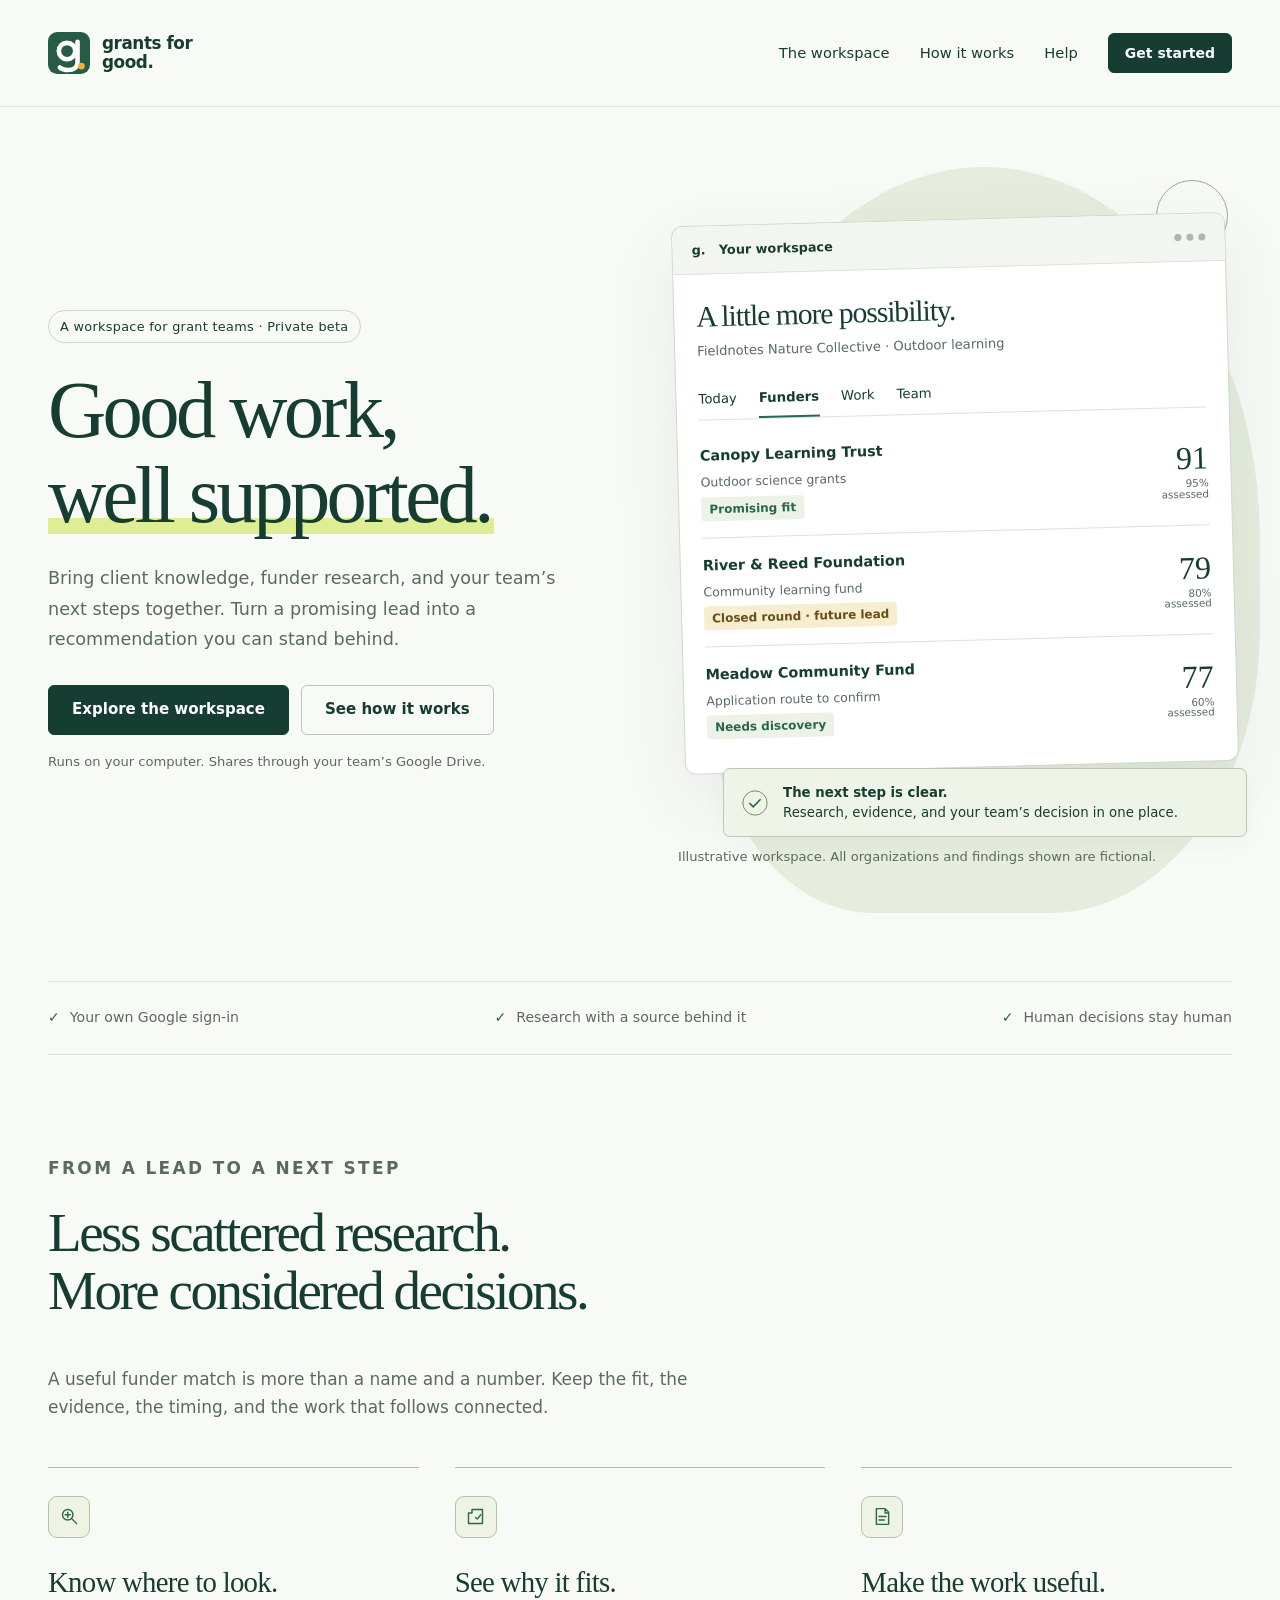
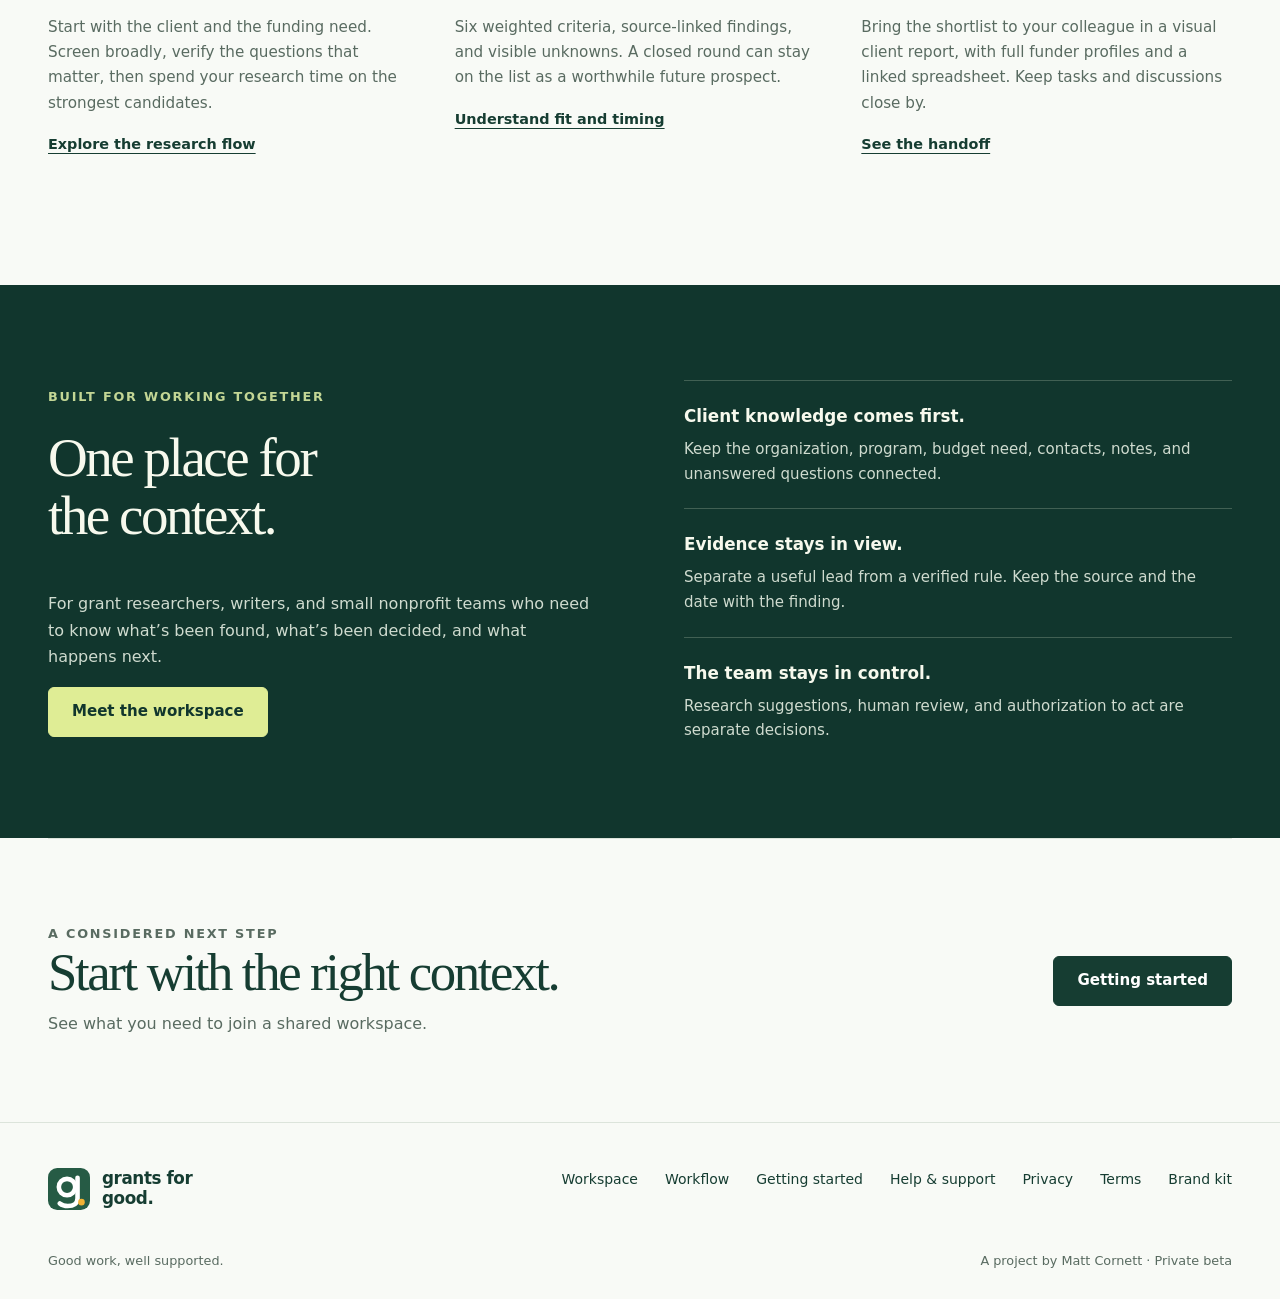
<file: index.html>
<!doctype html>
<html lang="en"><head><meta charset="utf-8"><meta name="viewport" content="width=device-width,initial-scale=1"><meta name="google-site-verification" content="exVe3m--pk4O2DmMybffQ9GEmMD_T4lDK_XxtmUCMTI">
<title>Grants for Good — Good work, well supported.</title><meta name="description" content="A local-first workspace for grant research, client knowledge, project work, and clear, evidence-led recommendations.">
<meta name="theme-color" content="#163d32"><link rel="canonical" href="https://zombiewalrusdong.github.io/grants-for-good-pages/">
<meta property="og:type" content="website"><meta property="og:site_name" content="Grants for Good"><meta property="og:title" content="Grants for Good — Good work, well supported."><meta property="og:description" content="A local-first workspace for grant research, client knowledge, project work, and clear, evidence-led recommendations."><meta property="og:url" content="https://zombiewalrusdong.github.io/grants-for-good-pages/"><meta property="og:image" content="https://zombiewalrusdong.github.io/grants-for-good-pages/assets/social-card.png"><meta property="og:image:alt" content="Grants for Good. Good work, well supported.">
<meta name="twitter:card" content="summary_large_image"><link rel="icon" type="image/svg+xml" href="assets/mark.svg"><link rel="icon" type="image/png" sizes="64x64" href="assets/icon-64.png"><link rel="apple-touch-icon" href="assets/icon-180.png"><link rel="stylesheet" href="assets/site.css"><script src="assets/site.js" defer></script>
</head><body><a href="#main" class="skip">Skip to content</a><header class="site-header"><div class="wrap header-inner"><a class="wordmark" href="index.html" aria-label="Grants for Good home"><img src="assets/mark.svg" alt="" width="42" height="42"><span>grants for<strong>good.</strong></span></a><button type="button" class="menu-toggle" aria-controls="primary-navigation" aria-expanded="false">Menu</button><nav class="nav" id="primary-navigation" aria-label="Primary"><a href="product.html">The workspace</a><a href="workflow.html">How it works</a><a href="help.html">Help</a><a class="button small" href="get-started.html">Get started</a></nav></div></header>
<main id="main"><div class="wrap"><section class="hero"><div><span class="pill">A workspace for grant teams · Private beta</span><h1>Good work,<br><em>well supported.</em></h1><p class="lede">Bring client knowledge, funder research, and your team’s next steps together. Turn a promising lead into a recommendation you can stand behind.</p><div class="actions"><a href="product.html#tour" class="button">Explore the workspace</a><a href="workflow.html" class="button secondary">See how it works</a></div><p class="caption">Runs on your computer. Shares through your team’s Google Drive.</p></div><div class="preview-wrap"><div class="app-preview" aria-label="Illustrative project match list with fictional organizations"><div class="preview-titlebar"><strong>g. &nbsp; Your workspace</strong><span class="window-dots" aria-hidden="true"><i></i><i></i><i></i></span></div><div class="preview-body"><div class="preview-project">A little more possibility.</div><p class="caption">Fieldnotes Nature Collective · Outdoor learning</p><div class="mini-nav"><span>Today</span><span class="selected">Funders</span><span>Work</span><span>Team</span></div><div class="preview-row"><div><strong>Canopy Learning Trust</strong><small>Outdoor science grants</small><small><span class="chip">Promising fit</span></small></div><div class="fit-number">91<small>95% assessed</small></div></div><div class="preview-row"><div><strong>River & Reed Foundation</strong><small>Community learning fund</small><small><span class="chip future">Closed round · future lead</span></small></div><div class="fit-number">79<small>80% assessed</small></div></div><div class="preview-row"><div><strong>Meadow Community Fund</strong><small>Application route to confirm</small><small><span class="chip">Needs discovery</span></small></div><div class="fit-number">77<small>60% assessed</small></div></div></div></div><div class="preview-note"><svg viewBox="0 0 30 30" fill="none" aria-hidden="true"><circle cx="15" cy="15" r="13" stroke="#6d8f4b"/><path d="m9 15 4 4 8-8" stroke="#28664e" stroke-width="1.8"/></svg><span><strong>The next step is clear.</strong>Research, evidence, and your team’s decision in one place.</span></div><p class="caption">Illustrative workspace. All organizations and findings shown are fictional.</p></div></section><div class="trust-strip"><span>Your own Google sign-in</span><span>Research with a source behind it</span><span>Human decisions stay human</span></div><section class="section"><div class="section-head"><p class="eyebrow">From a lead to a next step</p><h2>Less scattered research.<br>More considered decisions.</h2><p>A useful funder match is more than a name and a number. Keep the fit, the evidence, the timing, and the work that follows connected.</p></div><div class="three-up"><article class="feature"><span class="feature-icon"><svg viewBox="0 0 24 24" aria-hidden="true"><circle cx="10" cy="10" r="6"/><path d="m15 15 5 5M7 10h6m-3-3v6"/></svg></span><h3>Know where to look.</h3><p>Start with the client and the funding need. Screen broadly, verify the questions that matter, then spend your research time on the strongest candidates.</p><a class="text-link" href="workflow.html#research">Explore the research flow</a></article><article class="feature"><span class="feature-icon"><svg viewBox="0 0 24 24" aria-hidden="true"><path d="M8 4h12v16H4V8m4-4v4H4m4 0V4m4 9 2 2 4-5"/></svg></span><h3>See why it fits.</h3><p>Six weighted criteria, source-linked findings, and visible unknowns. A closed round can stay on the list as a worthwhile future prospect.</p><a class="text-link" href="workflow.html#fit">Understand fit and timing</a></article><article class="feature"><span class="feature-icon"><svg viewBox="0 0 24 24" aria-hidden="true"><path d="M5 3h10l4 4v14H5zm10 0v5h4M8 12h8M8 16h6"/></svg></span><h3>Make the work useful.</h3><p>Bring the shortlist to your colleague in a visual client report, with full funder profiles and a linked spreadsheet. Keep tasks and discussions close by.</p><a class="text-link" href="product.html#handoff">See the handoff</a></article></div></section></div><section class="dark-section"><div class="wrap split"><div><p class="eyebrow">Built for working together</p><h2>One place for the context.</h2><p>For grant researchers, writers, and small nonprofit teams who need to know what’s been found, what’s been decided, and what happens next.</p><a class="button lime" href="product.html">Meet the workspace</a></div><ul class="principle-list"><li><strong>Client knowledge comes first.</strong><p>Keep the organization, program, budget need, contacts, notes, and unanswered questions connected.</p></li><li><strong>Evidence stays in view.</strong><p>Separate a useful lead from a verified rule. Keep the source and the date with the finding.</p></li><li><strong>The team stays in control.</strong><p>Research suggestions, human review, and authorization to act are separate decisions.</p></li></ul></div></section><div class="wrap"><section class="section-cta"><div><p class="eyebrow">A considered next step</p><h2>Start with the right context.</h2><p>See what you need to join a shared workspace.</p></div><a class="button" href="get-started.html">Getting started</a></section></div></main>
<footer class="site-footer"><div class="wrap"><div class="footer-top"><a class="wordmark" href="index.html" aria-label="Grants for Good home"><img src="assets/mark.svg" alt="" width="42" height="42"><span>grants for<strong>good.</strong></span></a><nav class="footer-links" aria-label="Footer"><a href="product.html">Workspace</a><a href="workflow.html">Workflow</a><a href="get-started.html">Getting started</a><a href="help.html">Help & support</a><a href="privacy.html">Privacy</a><a href="terms.html">Terms</a><a href="brand.html">Brand kit</a></nav></div><div class="footer-bottom"><p>Good work, well supported.</p><p>A project by Matt Cornett · Private beta</p></div></div></footer></body></html>
</file>
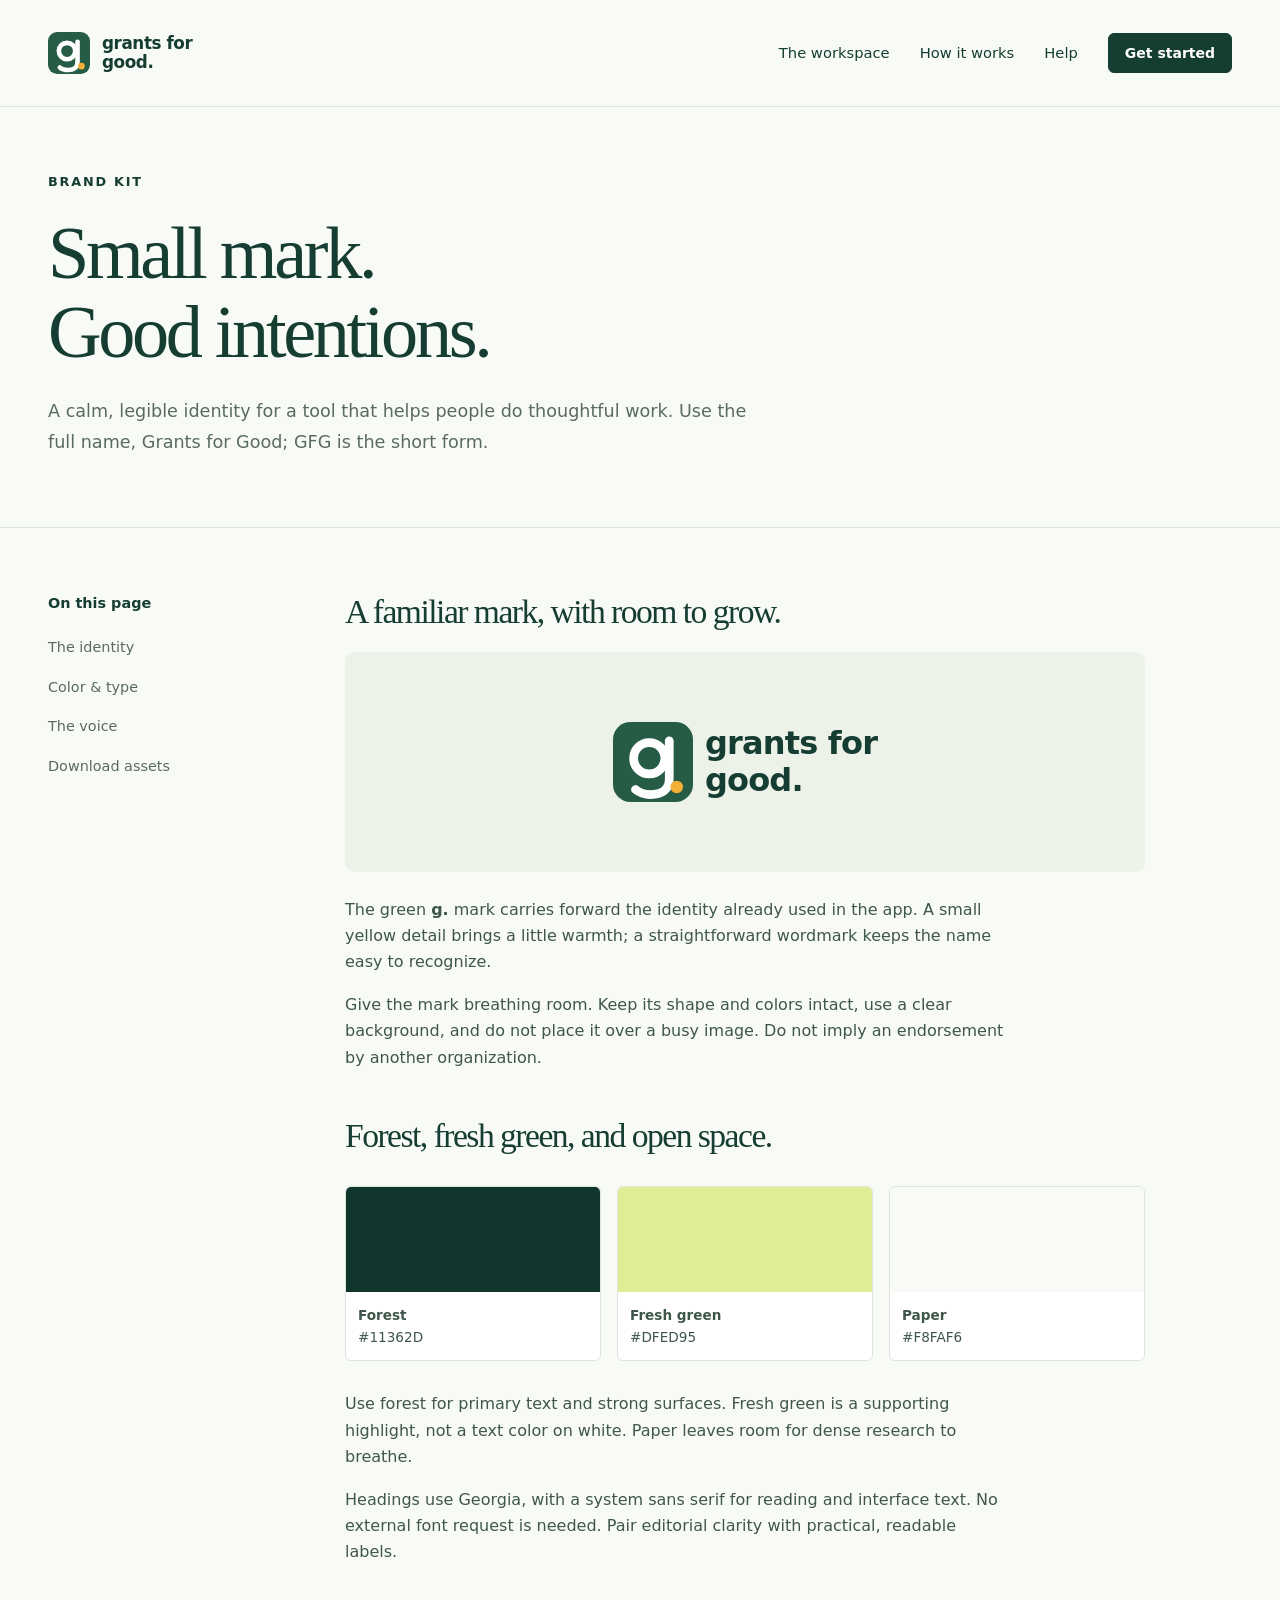
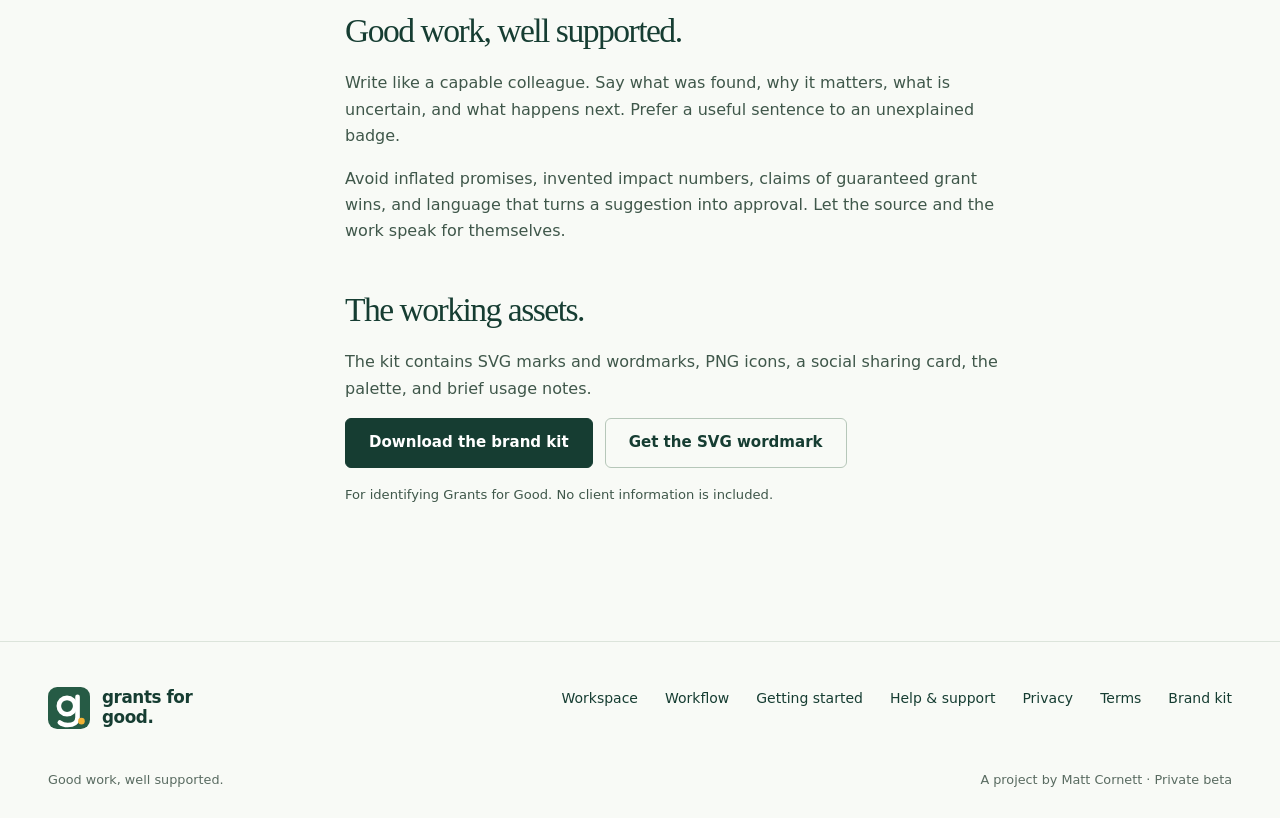
<file: brand.html>
<!doctype html>
<html lang="en"><head><meta charset="utf-8"><meta name="viewport" content="width=device-width,initial-scale=1">
<title>Brand kit · Grants for Good</title><meta name="description" content="Download the Grants for Good logo, wordmark, icons, color palette, and social sharing card.">
<meta name="theme-color" content="#163d32"><link rel="canonical" href="https://zombiewalrusdong.github.io/grants-for-good-pages/brand.html">
<meta property="og:type" content="website"><meta property="og:site_name" content="Grants for Good"><meta property="og:title" content="Brand kit · Grants for Good"><meta property="og:description" content="Download the Grants for Good logo, wordmark, icons, color palette, and social sharing card."><meta property="og:url" content="https://zombiewalrusdong.github.io/grants-for-good-pages/brand.html"><meta property="og:image" content="https://zombiewalrusdong.github.io/grants-for-good-pages/assets/social-card.png"><meta property="og:image:alt" content="Grants for Good. Good work, well supported.">
<meta name="twitter:card" content="summary_large_image"><link rel="icon" type="image/svg+xml" href="assets/mark.svg"><link rel="icon" type="image/png" sizes="64x64" href="assets/icon-64.png"><link rel="apple-touch-icon" href="assets/icon-180.png"><link rel="stylesheet" href="assets/site.css"><script src="assets/site.js" defer></script>
</head><body><a href="#main" class="skip">Skip to content</a><header class="site-header"><div class="wrap header-inner"><a class="wordmark" href="index.html" aria-label="Grants for Good home"><img src="assets/mark.svg" alt="" width="42" height="42"><span>grants for<strong>good.</strong></span></a><button type="button" class="menu-toggle" aria-controls="primary-navigation" aria-expanded="false">Menu</button><nav class="nav" id="primary-navigation" aria-label="Primary"><a href="product.html">The workspace</a><a href="workflow.html">How it works</a><a href="help.html">Help</a><a class="button small" href="get-started.html">Get started</a></nav></div></header>
<main id="main"><div class="page-hero"><div class="wrap"><p class="eyebrow">Brand kit</p><h1>Small mark.<br>Good intentions.</h1><p class="lede">A calm, legible identity for a tool that helps people do thoughtful work. Use the full name, Grants for Good; GFG is the short form.</p></div></div><div class="wrap page-grid"><aside class="page-aside" aria-label="On this page"><strong>On this page</strong><a href="#identity">The identity</a><a href="#palette">Color & type</a><a href="#voice">The voice</a><a href="#assets">Download assets</a></aside><div class="prose"><section id="identity"><h2>A familiar mark, with room to grow.</h2><div class="brand-plate"><a class="wordmark" href="index.html" aria-label="Grants for Good home"><img src="assets/mark.svg" alt="" width="42" height="42"><span>grants for<strong>good.</strong></span></a></div><p>The green <strong>g.</strong> mark carries forward the identity already used in the app. A small yellow detail brings a little warmth; a straightforward wordmark keeps the name easy to recognize.</p><p>Give the mark breathing room. Keep its shape and colors intact, use a clear background, and do not place it over a busy image. Do not imply an endorsement by another organization.</p></section><section id="palette"><h2>Forest, fresh green, and open space.</h2><div class="swatches"><div class="swatch"><div class="swatch-color"></div><p><strong>Forest</strong><br>#11362D</p></div><div class="swatch"><div class="swatch-color lime"></div><p><strong>Fresh green</strong><br>#DFED95</p></div><div class="swatch"><div class="swatch-color paper"></div><p><strong>Paper</strong><br>#F8FAF6</p></div></div><p>Use forest for primary text and strong surfaces. Fresh green is a supporting highlight, not a text color on white. Paper leaves room for dense research to breathe.</p><p>Headings use Georgia, with a system sans serif for reading and interface text. No external font request is needed. Pair editorial clarity with practical, readable labels.</p></section><section id="voice"><h2>Good work, well supported.</h2><p>Write like a capable colleague. Say what was found, why it matters, what is uncertain, and what happens next. Prefer a useful sentence to an unexplained badge.</p><p>Avoid inflated promises, invented impact numbers, claims of guaranteed grant wins, and language that turns a suggestion into approval. Let the source and the work speak for themselves.</p></section><section id="assets"><h2>The working assets.</h2><p>The kit contains SVG marks and wordmarks, PNG icons, a social sharing card, the palette, and brief usage notes.</p><div class="actions"><a class="button" href="assets/grants-for-good-brand-kit.zip" download>Download the brand kit</a><a class="button secondary" href="assets/wordmark.svg" download>Get the SVG wordmark</a></div><p class="caption">For identifying Grants for Good. No client information is included.</p></section></div></div></main>
<footer class="site-footer"><div class="wrap"><div class="footer-top"><a class="wordmark" href="index.html" aria-label="Grants for Good home"><img src="assets/mark.svg" alt="" width="42" height="42"><span>grants for<strong>good.</strong></span></a><nav class="footer-links" aria-label="Footer"><a href="product.html">Workspace</a><a href="workflow.html">Workflow</a><a href="get-started.html">Getting started</a><a href="help.html">Help & support</a><a href="privacy.html">Privacy</a><a href="terms.html">Terms</a><a href="brand.html">Brand kit</a></nav></div><div class="footer-bottom"><p>Good work, well supported.</p><p>A project by Matt Cornett · Private beta</p></div></div></footer></body></html>
</file>
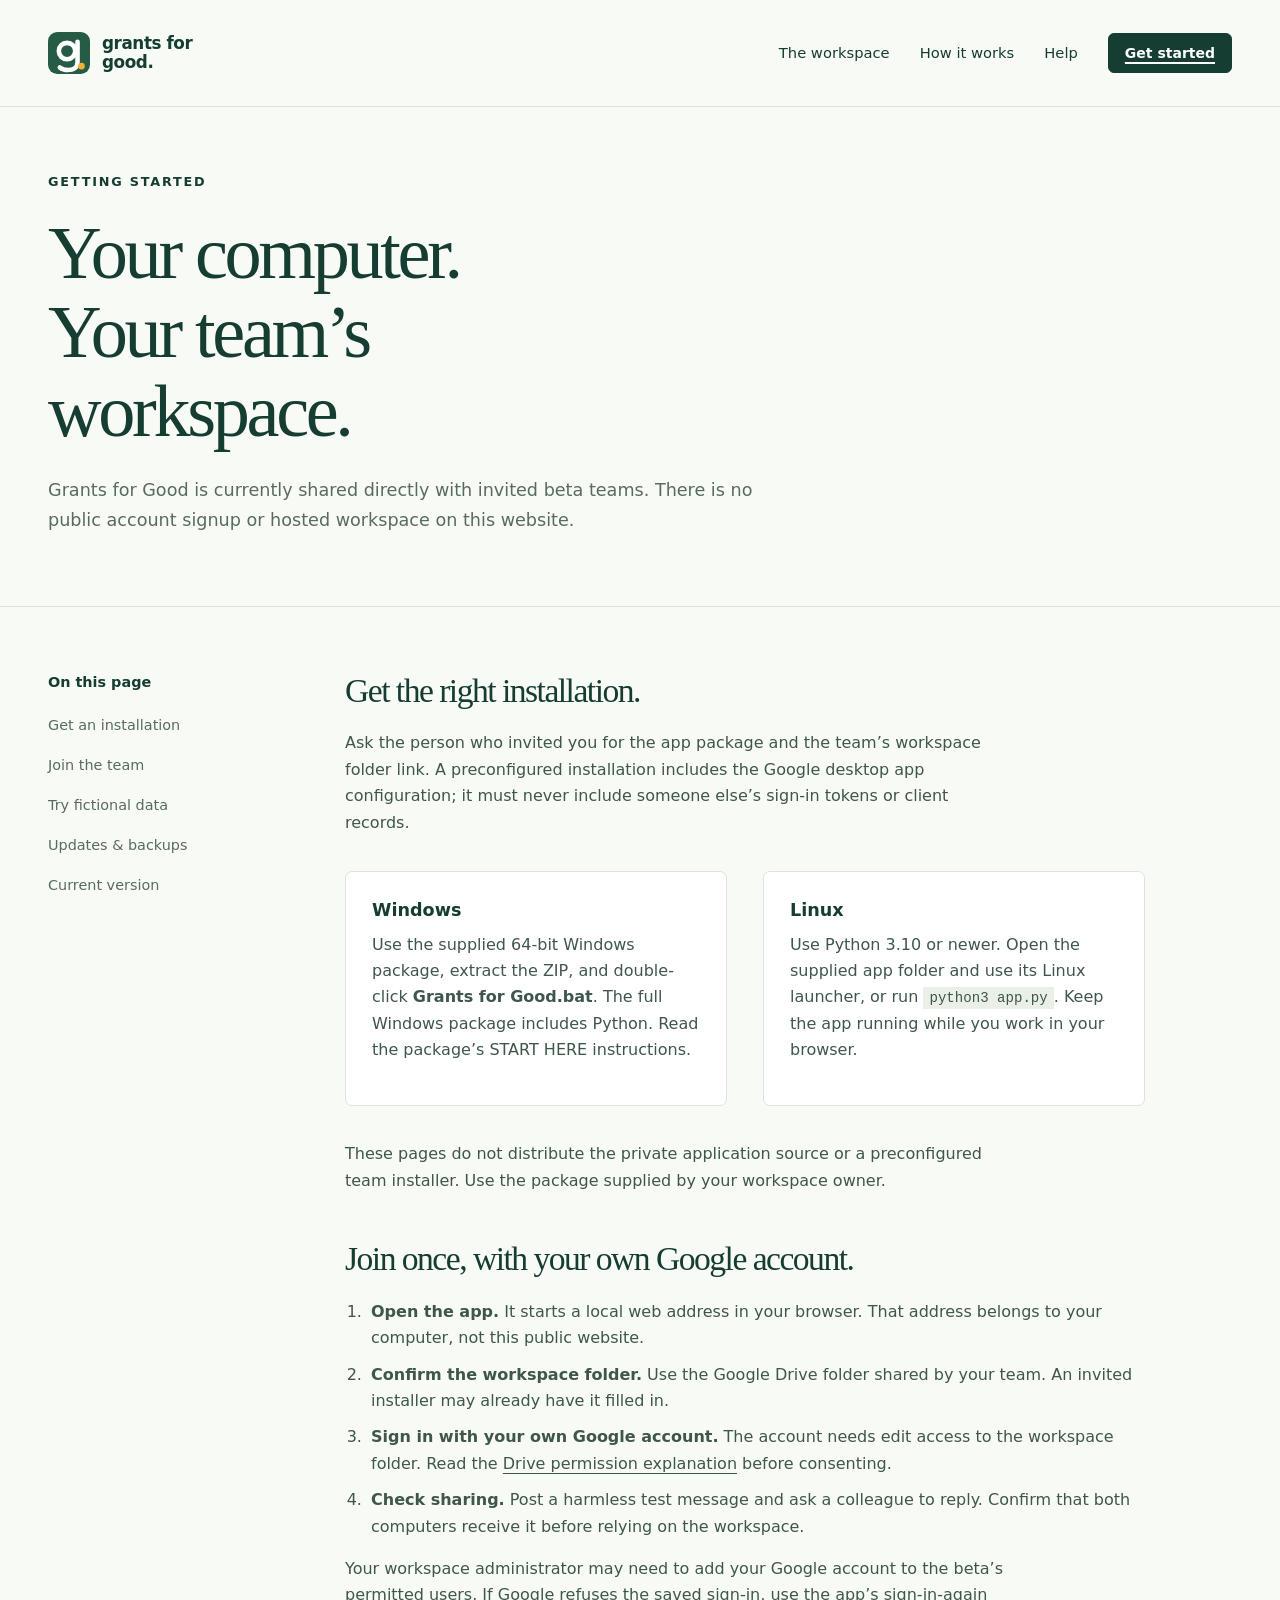
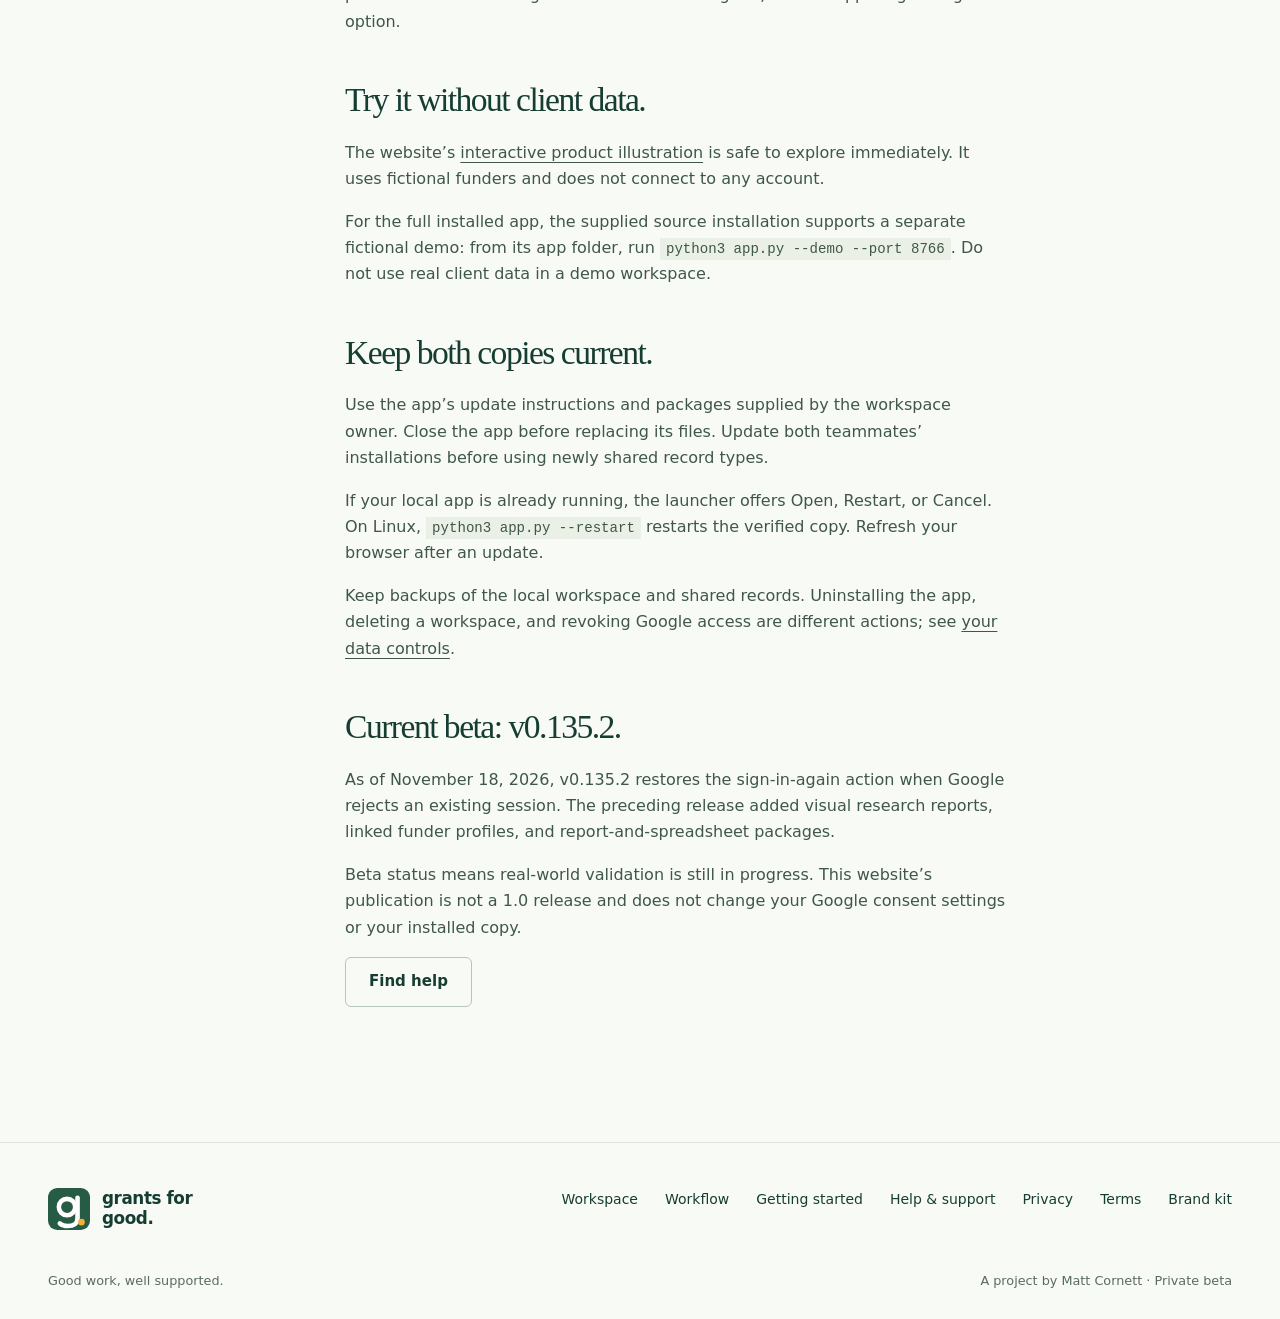
<file: get-started.html>
<!doctype html>
<html lang="en"><head><meta charset="utf-8"><meta name="viewport" content="width=device-width,initial-scale=1">
<title>Getting started · Grants for Good</title><meta name="description" content="Join an invited GFG beta workspace on Windows or Linux, use your own Google sign-in, and keep the shared workspace current.">
<meta name="theme-color" content="#163d32"><link rel="canonical" href="https://zombiewalrusdong.github.io/grants-for-good-pages/get-started.html">
<meta property="og:type" content="website"><meta property="og:site_name" content="Grants for Good"><meta property="og:title" content="Getting started · Grants for Good"><meta property="og:description" content="Join an invited GFG beta workspace on Windows or Linux, use your own Google sign-in, and keep the shared workspace current."><meta property="og:url" content="https://zombiewalrusdong.github.io/grants-for-good-pages/get-started.html"><meta property="og:image" content="https://zombiewalrusdong.github.io/grants-for-good-pages/assets/social-card.png"><meta property="og:image:alt" content="Grants for Good. Good work, well supported.">
<meta name="twitter:card" content="summary_large_image"><link rel="icon" type="image/svg+xml" href="assets/mark.svg"><link rel="icon" type="image/png" sizes="64x64" href="assets/icon-64.png"><link rel="apple-touch-icon" href="assets/icon-180.png"><link rel="stylesheet" href="assets/site.css"><script src="assets/site.js" defer></script>
</head><body><a href="#main" class="skip">Skip to content</a><header class="site-header"><div class="wrap header-inner"><a class="wordmark" href="index.html" aria-label="Grants for Good home"><img src="assets/mark.svg" alt="" width="42" height="42"><span>grants for<strong>good.</strong></span></a><button type="button" class="menu-toggle" aria-controls="primary-navigation" aria-expanded="false">Menu</button><nav class="nav" id="primary-navigation" aria-label="Primary"><a href="product.html">The workspace</a><a href="workflow.html">How it works</a><a href="help.html">Help</a><a class="button small" href="get-started.html" aria-current="page">Get started</a></nav></div></header>
<main id="main"><div class="page-hero"><div class="wrap"><p class="eyebrow">Getting started</p><h1>Your computer.<br>Your team’s workspace.</h1><p class="lede">Grants for Good is currently shared directly with invited beta teams. There is no public account signup or hosted workspace on this website.</p></div></div><div class="wrap page-grid"><aside class="page-aside" aria-label="On this page"><strong>On this page</strong><a href="#installation">Get an installation</a><a href="#join">Join the team</a><a href="#demo">Try fictional data</a><a href="#updates">Updates & backups</a><a href="#version">Current version</a></aside><div class="prose"><section id="installation"><h2>Get the right installation.</h2><p>Ask the person who invited you for the app package and the team’s workspace folder link. A preconfigured installation includes the Google desktop app configuration; it must never include someone else’s sign-in tokens or client records.</p><div class="feature-pair"><article><h3>Windows</h3><p>Use the supplied 64-bit Windows package, extract the ZIP, and double-click <strong>Grants for Good.bat</strong>. The full Windows package includes Python. Read the package’s START HERE instructions.</p></article><article><h3>Linux</h3><p>Use Python 3.10 or newer. Open the supplied app folder and use its Linux launcher, or run <code>python3 app.py</code>. Keep the app running while you work in your browser.</p></article></div><p>These pages do not distribute the private application source or a preconfigured team installer. Use the package supplied by your workspace owner.</p></section><section id="join"><h2>Join once, with your own Google account.</h2><ol><li><strong>Open the app.</strong> It starts a local web address in your browser. That address belongs to your computer, not this public website.</li><li><strong>Confirm the workspace folder.</strong> Use the Google Drive folder shared by your team. An invited installer may already have it filled in.</li><li><strong>Sign in with your own Google account.</strong> The account needs edit access to the workspace folder. Read the <a href="privacy.html#google">Drive permission explanation</a> before consenting.</li><li><strong>Check sharing.</strong> Post a harmless test message and ask a colleague to reply. Confirm that both computers receive it before relying on the workspace.</li></ol><p>Your workspace administrator may need to add your Google account to the beta’s permitted users. If Google refuses the saved sign-in, use the app’s sign-in-again option.</p></section><section id="demo"><h2>Try it without client data.</h2><p>The website’s <a href="product.html#tour">interactive product illustration</a> is safe to explore immediately. It uses fictional funders and does not connect to any account.</p><p>For the full installed app, the supplied source installation supports a separate fictional demo: from its app folder, run <code>python3 app.py --demo --port 8766</code>. Do not use real client data in a demo workspace.</p></section><section id="updates"><h2>Keep both copies current.</h2><p>Use the app’s update instructions and packages supplied by the workspace owner. Close the app before replacing its files. Update both teammates’ installations before using newly shared record types.</p><p>If your local app is already running, the launcher offers Open, Restart, or Cancel. On Linux, <code>python3 app.py --restart</code> restarts the verified copy. Refresh your browser after an update.</p><p>Keep backups of the local workspace and shared records. Uninstalling the app, deleting a workspace, and revoking Google access are different actions; see <a href="privacy.html#control">your data controls</a>.</p></section><section id="version"><h2>Current beta: v0.135.2.</h2><p>As of November 18, 2026, v0.135.2 restores the sign-in-again action when Google rejects an existing session. The preceding release added visual research reports, linked funder profiles, and report-and-spreadsheet packages.</p><p>Beta status means real-world validation is still in progress. This website’s publication is not a 1.0 release and does not change your Google consent settings or your installed copy.</p><a class="button secondary" href="help.html">Find help</a></section></div></div></main>
<footer class="site-footer"><div class="wrap"><div class="footer-top"><a class="wordmark" href="index.html" aria-label="Grants for Good home"><img src="assets/mark.svg" alt="" width="42" height="42"><span>grants for<strong>good.</strong></span></a><nav class="footer-links" aria-label="Footer"><a href="product.html">Workspace</a><a href="workflow.html">Workflow</a><a href="get-started.html">Getting started</a><a href="help.html">Help & support</a><a href="privacy.html">Privacy</a><a href="terms.html">Terms</a><a href="brand.html">Brand kit</a></nav></div><div class="footer-bottom"><p>Good work, well supported.</p><p>A project by Matt Cornett · Private beta</p></div></div></footer></body></html>
</file>
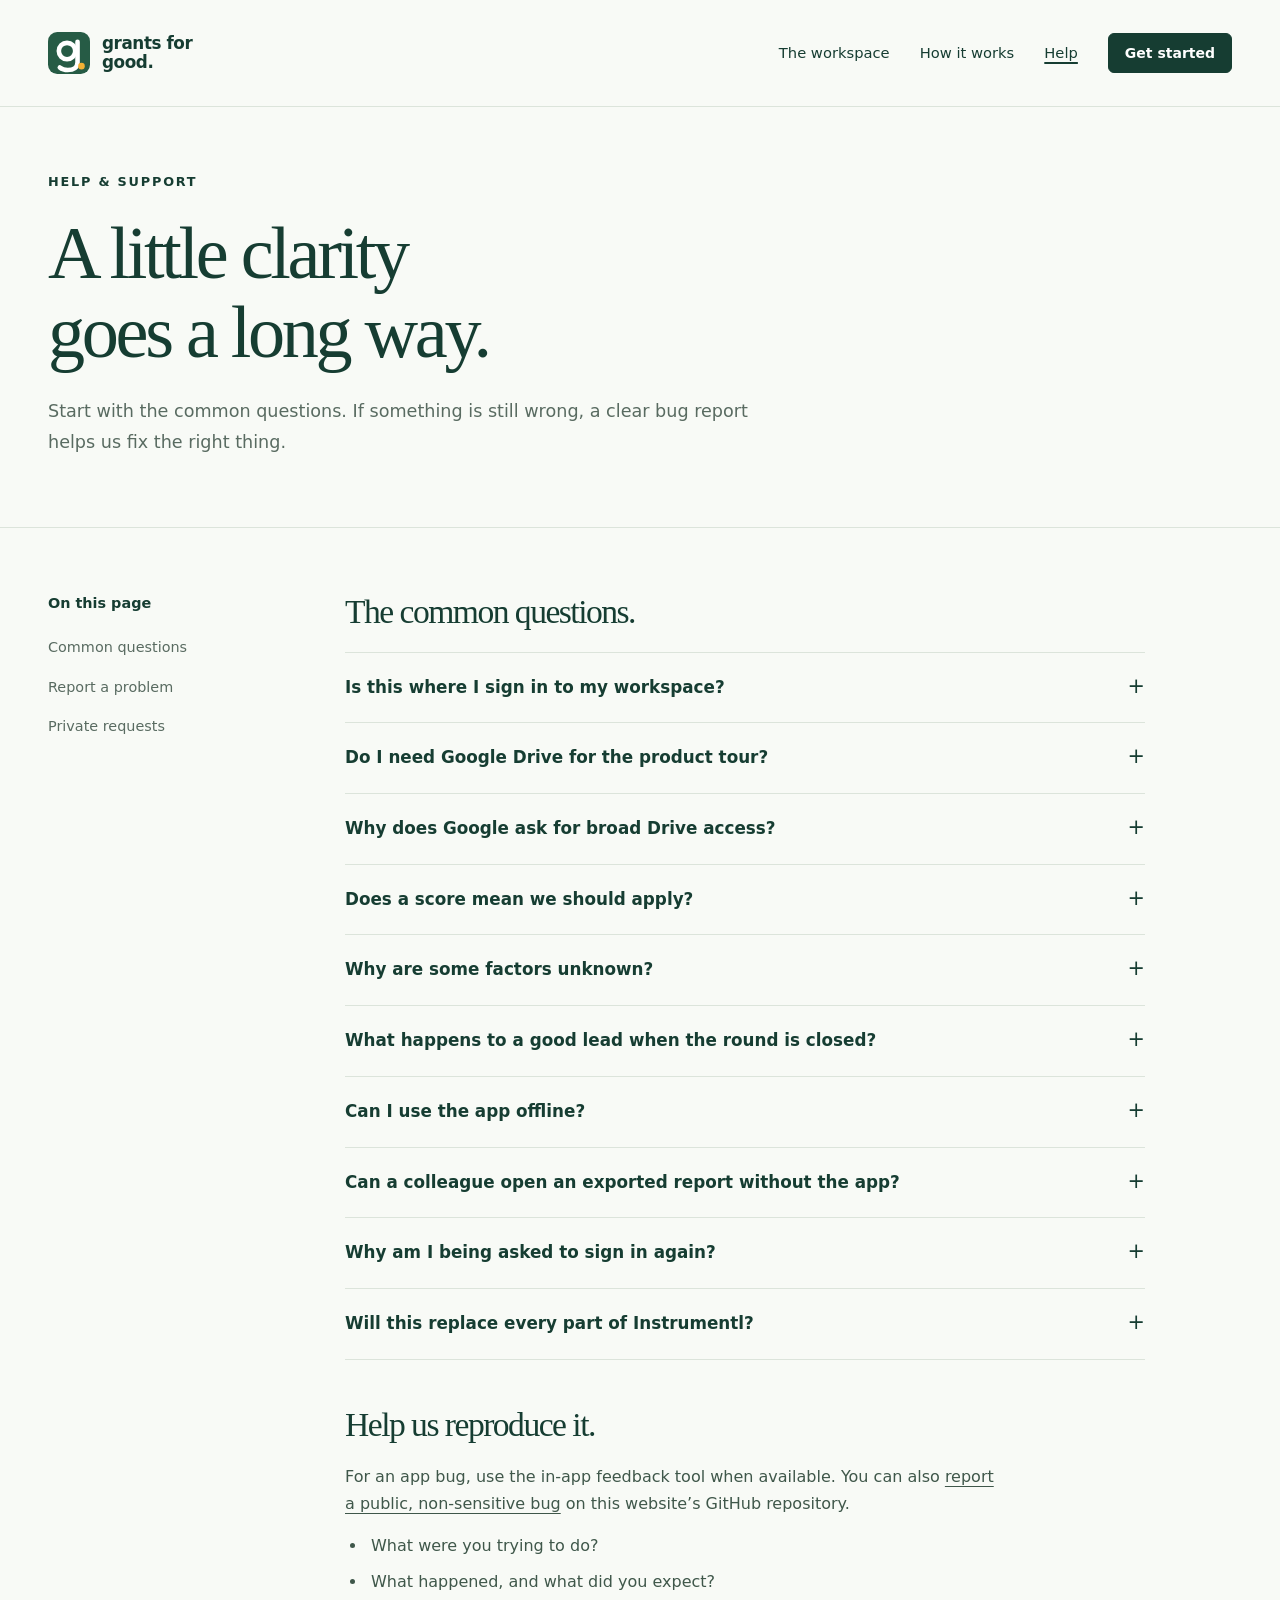
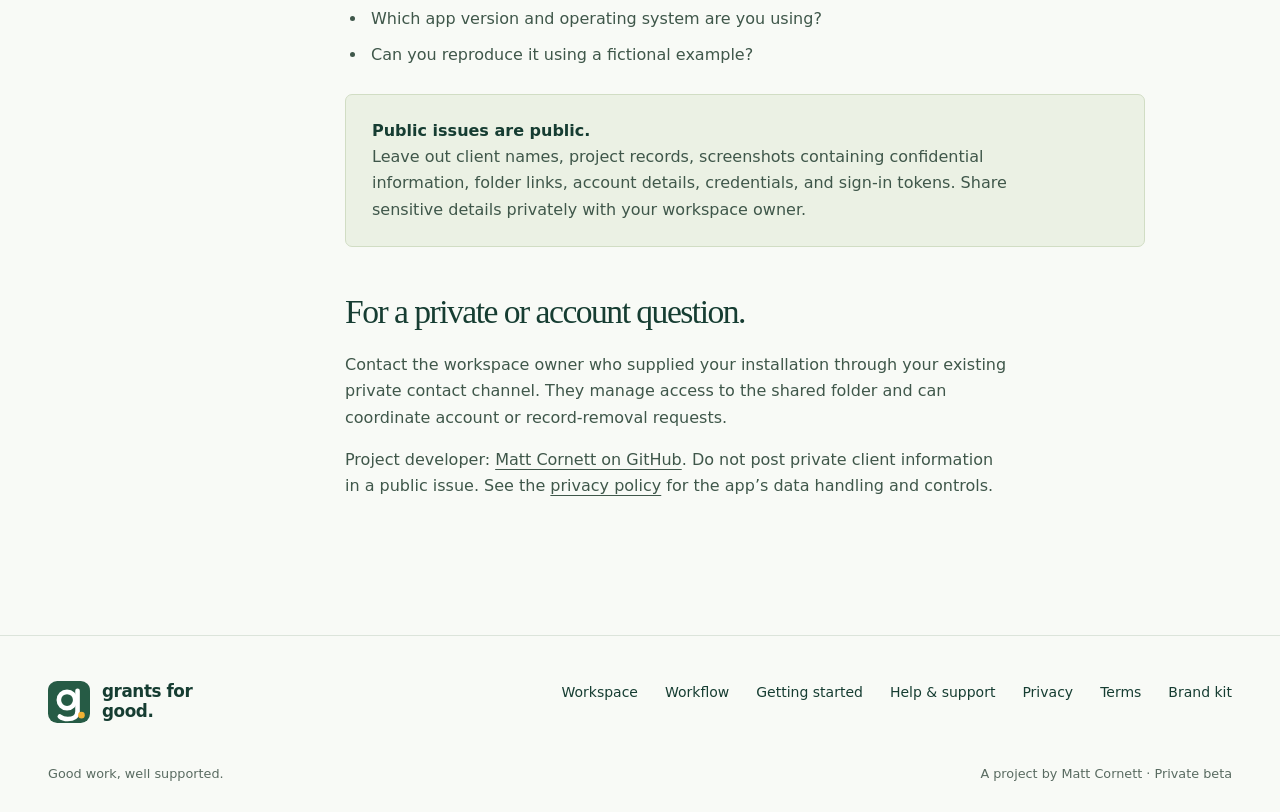
<file: help.html>
<!doctype html>
<html lang="en"><head><meta charset="utf-8"><meta name="viewport" content="width=device-width,initial-scale=1">
<title>Help &amp; support · Grants for Good</title><meta name="description" content="Answers about GFG setup, Google Drive access, unknown scores, future-cycle leads, report sharing, and reporting bugs safely.">
<meta name="theme-color" content="#163d32"><link rel="canonical" href="https://zombiewalrusdong.github.io/grants-for-good-pages/help.html">
<meta property="og:type" content="website"><meta property="og:site_name" content="Grants for Good"><meta property="og:title" content="Help &amp; support · Grants for Good"><meta property="og:description" content="Answers about GFG setup, Google Drive access, unknown scores, future-cycle leads, report sharing, and reporting bugs safely."><meta property="og:url" content="https://zombiewalrusdong.github.io/grants-for-good-pages/help.html"><meta property="og:image" content="https://zombiewalrusdong.github.io/grants-for-good-pages/assets/social-card.png"><meta property="og:image:alt" content="Grants for Good. Good work, well supported.">
<meta name="twitter:card" content="summary_large_image"><link rel="icon" type="image/svg+xml" href="assets/mark.svg"><link rel="icon" type="image/png" sizes="64x64" href="assets/icon-64.png"><link rel="apple-touch-icon" href="assets/icon-180.png"><link rel="stylesheet" href="assets/site.css"><script src="assets/site.js" defer></script>
</head><body><a href="#main" class="skip">Skip to content</a><header class="site-header"><div class="wrap header-inner"><a class="wordmark" href="index.html" aria-label="Grants for Good home"><img src="assets/mark.svg" alt="" width="42" height="42"><span>grants for<strong>good.</strong></span></a><button type="button" class="menu-toggle" aria-controls="primary-navigation" aria-expanded="false">Menu</button><nav class="nav" id="primary-navigation" aria-label="Primary"><a href="product.html">The workspace</a><a href="workflow.html">How it works</a><a href="help.html" aria-current="page">Help</a><a class="button small" href="get-started.html">Get started</a></nav></div></header>
<main id="main"><div class="page-hero"><div class="wrap"><p class="eyebrow">Help & support</p><h1>A little clarity<br>goes a long way.</h1><p class="lede">Start with the common questions. If something is still wrong, a clear bug report helps us fix the right thing.</p></div></div><div class="wrap page-grid"><aside class="page-aside" aria-label="On this page"><strong>On this page</strong><a href="#questions">Common questions</a><a href="#report">Report a problem</a><a href="#privacy-request">Private requests</a></aside><div class="prose"><section id="questions"><h2>The common questions.</h2><details class="faq"><summary>Is this where I sign in to my workspace?</summary><p>No. Open the installed app on your computer, then sign in there with your own Google account. This website explains the product; it does not host your client records.</p></details><details class="faq"><summary>Do I need Google Drive for the product tour?</summary><p>No. The tour uses fictional examples in your browser. A shared, installed team workspace uses Google Drive and requires your own sign-in.</p></details><details class="faq"><summary>Why does Google ask for broad Drive access?</summary><p>The current beta requests full Google Drive permission to support automatic discovery of team data files. Its workspace features are designed around the chosen team folder, but the Google grant is broader than that folder. See the <a href="privacy.html#google">full permission explanation</a>.</p></details><details class="faq"><summary>Does a score mean we should apply?</summary><p>No. Scores are suggestions supported by varying amounts of evidence. Read coverage, confidence, reasons, eligibility, and timing. Human review and authorization to act are separate.</p></details><details class="faq"><summary>Why are some factors unknown?</summary><p>There is not enough evidence to rate them responsibly. The app reweights the known factors and shows coverage. Unknown does not mean average, and it should come with a concrete discovery step.</p></details><details class="faq"><summary>What happens to a good lead when the round is closed?</summary><p>It can remain a future-cycle prospect. Record the closed round, the next source check, and any published future dates. Do not treat an old deadline as a confirmed new one.</p></details><details class="faq"><summary>Can I use the app offline?</summary><p>The installed app saves work locally. Sharing needs an internet connection and the app running; pending work syncs when the connection is restored. Keep backups and check for conflicts after reconnecting.</p></details><details class="faq"><summary>Can a colleague open an exported report without the app?</summary><p>Yes. Extract the report package and keep the HTML and spreadsheet together. Saved funder profiles travel inside the HTML report. Source websites still need internet access. Share the report only with its intended recipients.</p></details><details class="faq"><summary>Why am I being asked to sign in again?</summary><p>A saved Google authorization may have expired or been revoked. Open the app’s Google connection and sign in again. A workspace administrator may also need to check the beta account list. Do not send anyone your password or authorization tokens.</p></details><details class="faq"><summary>Will this replace every part of Instrumentl?</summary><p>GFG focuses on shared client context, research, review, project work, and handoffs. Instrumentl remains a separate service, with its own subscription, permissions, and account rules. Connections and supported actions depend on the team’s configuration.</p></details></section><section id="report"><h2>Help us reproduce it.</h2><p>For an app bug, use the in-app feedback tool when available. You can also <a href="https://github.com/ZombieWalrusDong/grants-for-good-pages/issues/new?template=bug-report.yml">report a public, non-sensitive bug</a> on this website’s GitHub repository.</p><ul><li>What were you trying to do?</li><li>What happened, and what did you expect?</li><li>Which app version and operating system are you using?</li><li>Can you reproduce it using a fictional example?</li></ul><div class="callout"><strong>Public issues are public.</strong><p>Leave out client names, project records, screenshots containing confidential information, folder links, account details, credentials, and sign-in tokens. Share sensitive details privately with your workspace owner.</p></div></section><section id="privacy-request"><h2>For a private or account question.</h2> <p>Contact the workspace owner who supplied your installation through your existing private contact channel. They manage access to the shared folder and can coordinate account or record-removal requests.</p><p>Project developer: <a href="https://github.com/ZombieWalrusDong">Matt Cornett on GitHub</a>. Do not post private client information in a public issue. See the <a href="privacy.html">privacy policy</a> for the app’s data handling and controls.</p></section></div></div></main>
<footer class="site-footer"><div class="wrap"><div class="footer-top"><a class="wordmark" href="index.html" aria-label="Grants for Good home"><img src="assets/mark.svg" alt="" width="42" height="42"><span>grants for<strong>good.</strong></span></a><nav class="footer-links" aria-label="Footer"><a href="product.html">Workspace</a><a href="workflow.html">Workflow</a><a href="get-started.html">Getting started</a><a href="help.html">Help & support</a><a href="privacy.html">Privacy</a><a href="terms.html">Terms</a><a href="brand.html">Brand kit</a></nav></div><div class="footer-bottom"><p>Good work, well supported.</p><p>A project by Matt Cornett · Private beta</p></div></div></footer></body></html>
</file>
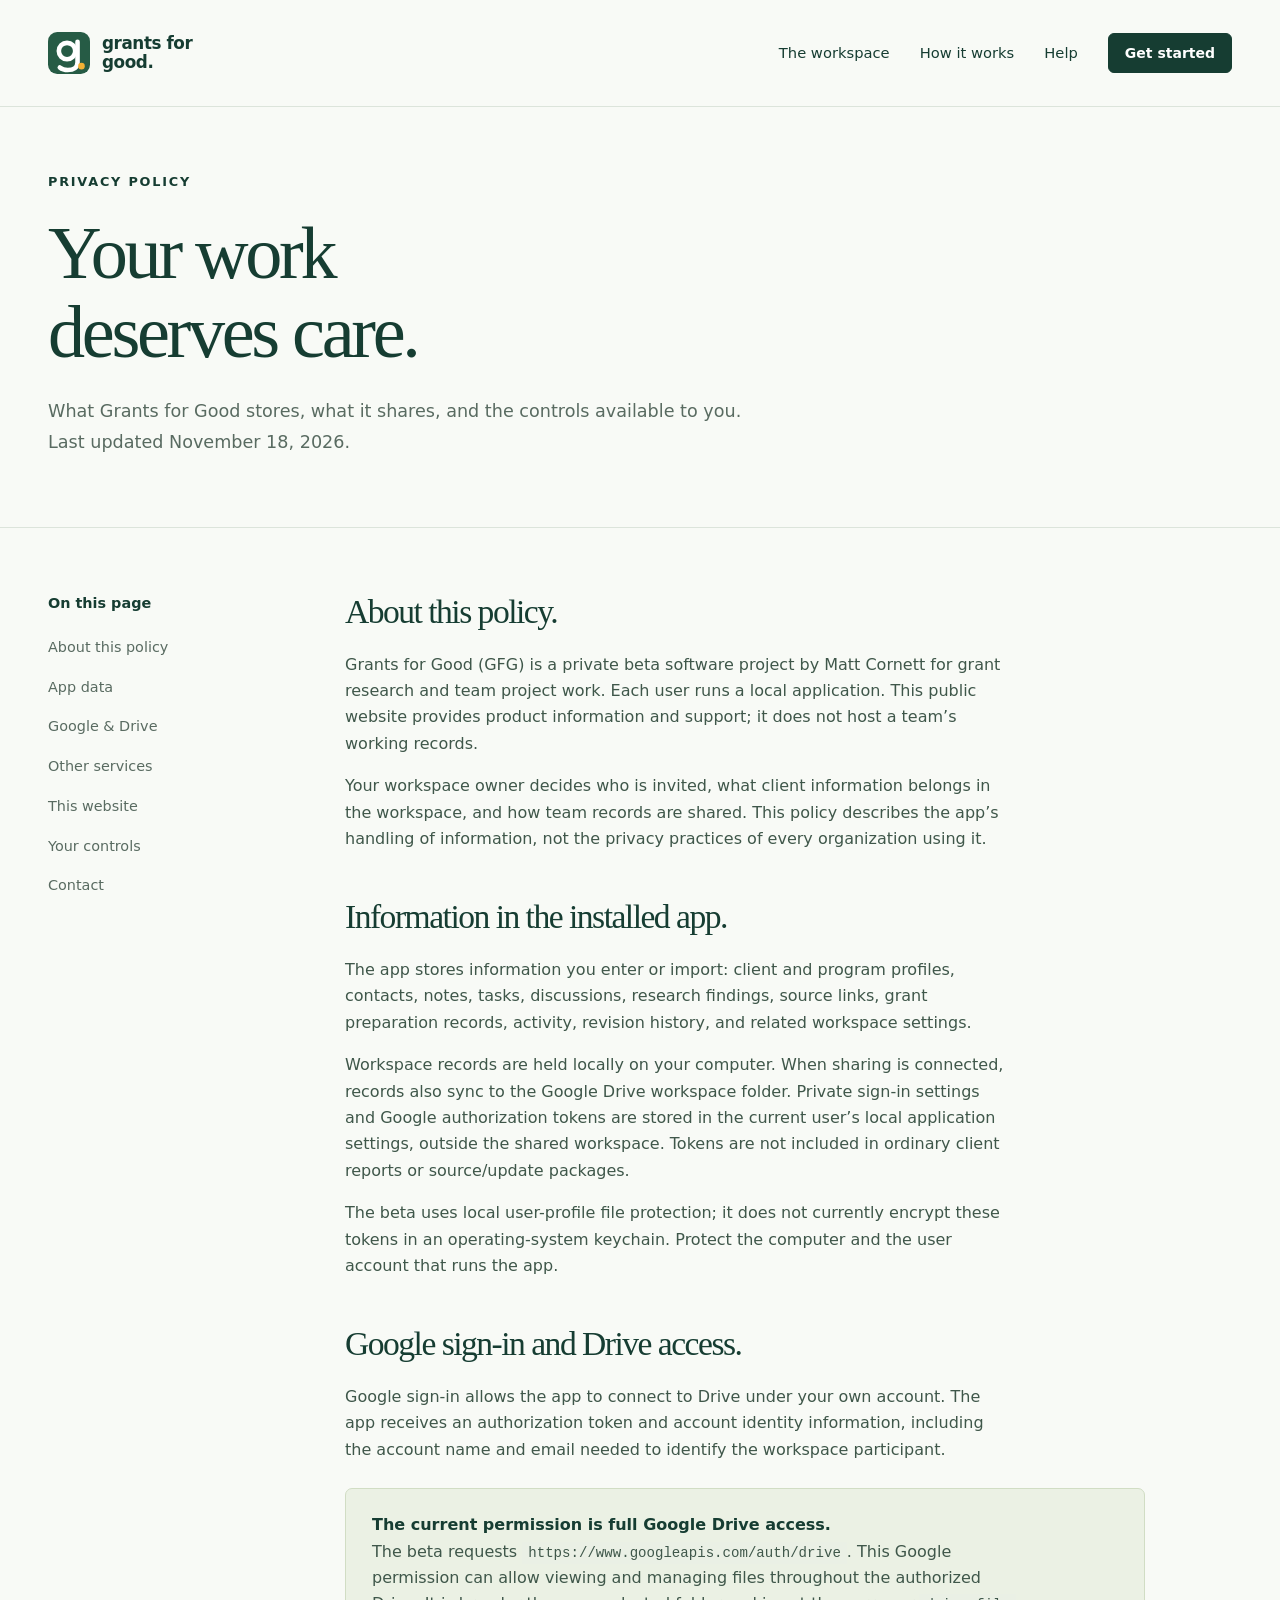
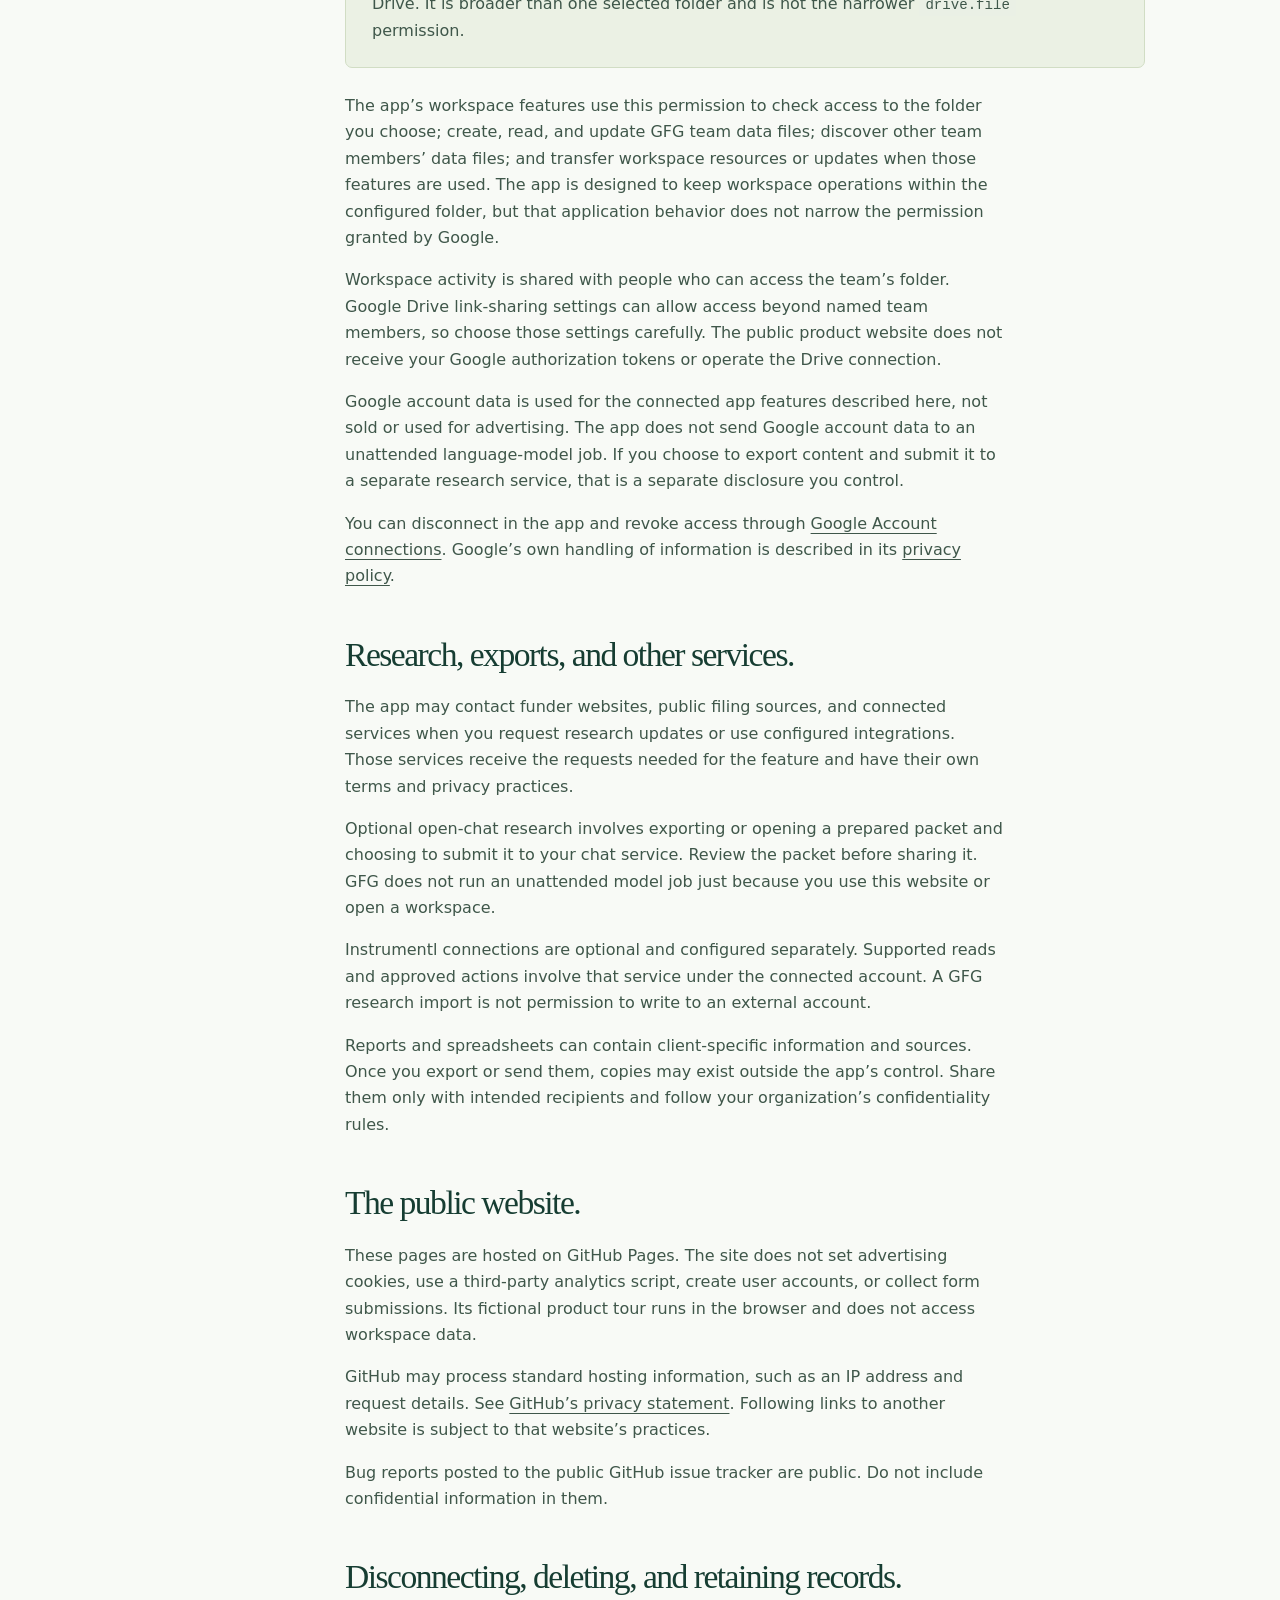
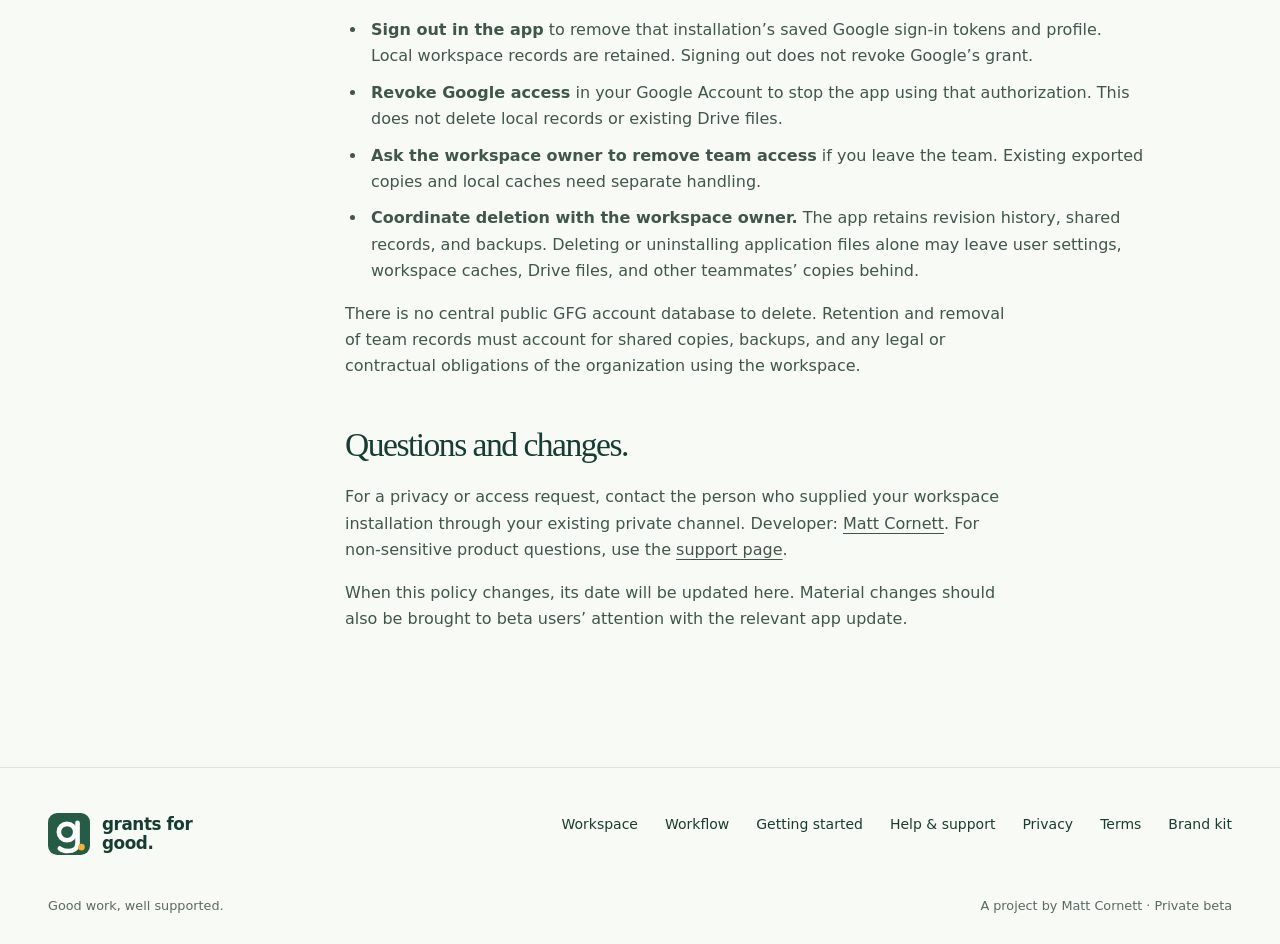
<file: privacy.html>
<!doctype html>
<html lang="en"><head><meta charset="utf-8"><meta name="viewport" content="width=device-width,initial-scale=1">
<title>Privacy policy · Grants for Good</title><meta name="description" content="How the local GFG application and its public website handle workspace records, Google Drive permission, connected services, exports, and deletion.">
<meta name="theme-color" content="#163d32"><link rel="canonical" href="https://zombiewalrusdong.github.io/grants-for-good-pages/privacy.html">
<meta property="og:type" content="website"><meta property="og:site_name" content="Grants for Good"><meta property="og:title" content="Privacy policy · Grants for Good"><meta property="og:description" content="How the local GFG application and its public website handle workspace records, Google Drive permission, connected services, exports, and deletion."><meta property="og:url" content="https://zombiewalrusdong.github.io/grants-for-good-pages/privacy.html"><meta property="og:image" content="https://zombiewalrusdong.github.io/grants-for-good-pages/assets/social-card.png"><meta property="og:image:alt" content="Grants for Good. Good work, well supported.">
<meta name="twitter:card" content="summary_large_image"><link rel="icon" type="image/svg+xml" href="assets/mark.svg"><link rel="icon" type="image/png" sizes="64x64" href="assets/icon-64.png"><link rel="apple-touch-icon" href="assets/icon-180.png"><link rel="stylesheet" href="assets/site.css"><script src="assets/site.js" defer></script>
</head><body><a href="#main" class="skip">Skip to content</a><header class="site-header"><div class="wrap header-inner"><a class="wordmark" href="index.html" aria-label="Grants for Good home"><img src="assets/mark.svg" alt="" width="42" height="42"><span>grants for<strong>good.</strong></span></a><button type="button" class="menu-toggle" aria-controls="primary-navigation" aria-expanded="false">Menu</button><nav class="nav" id="primary-navigation" aria-label="Primary"><a href="product.html">The workspace</a><a href="workflow.html">How it works</a><a href="help.html">Help</a><a class="button small" href="get-started.html">Get started</a></nav></div></header>
<main id="main"><div class="page-hero"><div class="wrap"><p class="eyebrow">Privacy policy</p><h1>Your work deserves care.</h1><p class="lede">What Grants for Good stores, what it shares, and the controls available to you. Last updated November 18, 2026.</p></div></div><div class="wrap page-grid"><aside class="page-aside" aria-label="On this page"><strong>On this page</strong><a href="#about">About this policy</a><a href="#local">App data</a><a href="#google">Google & Drive</a><a href="#services">Other services</a><a href="#website">This website</a><a href="#control">Your controls</a><a href="#contact">Contact</a></aside><div class="prose"><section id="about"><h2>About this policy.</h2><p>Grants for Good (GFG) is a private beta software project by Matt Cornett for grant research and team project work. Each user runs a local application. This public website provides product information and support; it does not host a team’s working records.</p><p>Your workspace owner decides who is invited, what client information belongs in the workspace, and how team records are shared. This policy describes the app’s handling of information, not the privacy practices of every organization using it.</p></section><section id="local"><h2>Information in the installed app.</h2><p>The app stores information you enter or import: client and program profiles, contacts, notes, tasks, discussions, research findings, source links, grant preparation records, activity, revision history, and related workspace settings.</p><p>Workspace records are held locally on your computer. When sharing is connected, records also sync to the Google Drive workspace folder. Private sign-in settings and Google authorization tokens are stored in the current user’s local application settings, outside the shared workspace. Tokens are not included in ordinary client reports or source/update packages.</p><p>The beta uses local user-profile file protection; it does not currently encrypt these tokens in an operating-system keychain. Protect the computer and the user account that runs the app.</p></section><section id="google"><h2>Google sign-in and Drive access.</h2><p>Google sign-in allows the app to connect to Drive under your own account. The app receives an authorization token and account identity information, including the account name and email needed to identify the workspace participant.</p><div class="callout"><strong>The current permission is full Google Drive access.</strong><p>The beta requests <code>https://www.googleapis.com/auth/drive</code>. This Google permission can allow viewing and managing files throughout the authorized Drive. It is broader than one selected folder and is not the narrower <code>drive.file</code> permission.</p></div><p>The app’s workspace features use this permission to check access to the folder you choose; create, read, and update GFG team data files; discover other team members’ data files; and transfer workspace resources or updates when those features are used. The app is designed to keep workspace operations within the configured folder, but that application behavior does not narrow the permission granted by Google.</p><p>Workspace activity is shared with people who can access the team’s folder. Google Drive link-sharing settings can allow access beyond named team members, so choose those settings carefully. The public product website does not receive your Google authorization tokens or operate the Drive connection.</p><p>Google account data is used for the connected app features described here, not sold or used for advertising. The app does not send Google account data to an unattended language-model job. If you choose to export content and submit it to a separate research service, that is a separate disclosure you control.</p><p>You can disconnect in the app and revoke access through <a href="https://myaccount.google.com/connections">Google Account connections</a>. Google’s own handling of information is described in its <a href="https://policies.google.com/privacy">privacy policy</a>.</p></section><section id="services"><h2>Research, exports, and other services.</h2><p>The app may contact funder websites, public filing sources, and connected services when you request research updates or use configured integrations. Those services receive the requests needed for the feature and have their own terms and privacy practices.</p><p>Optional open-chat research involves exporting or opening a prepared packet and choosing to submit it to your chat service. Review the packet before sharing it. GFG does not run an unattended model job just because you use this website or open a workspace.</p><p>Instrumentl connections are optional and configured separately. Supported reads and approved actions involve that service under the connected account. A GFG research import is not permission to write to an external account.</p><p>Reports and spreadsheets can contain client-specific information and sources. Once you export or send them, copies may exist outside the app’s control. Share them only with intended recipients and follow your organization’s confidentiality rules.</p></section><section id="website"><h2>The public website.</h2><p>These pages are hosted on GitHub Pages. The site does not set advertising cookies, use a third-party analytics script, create user accounts, or collect form submissions. Its fictional product tour runs in the browser and does not access workspace data.</p><p>GitHub may process standard hosting information, such as an IP address and request details. See <a href="https://docs.github.com/en/site-policy/privacy-policies/github-general-privacy-statement">GitHub’s privacy statement</a>. Following links to another website is subject to that website’s practices.</p><p>Bug reports posted to the public GitHub issue tracker are public. Do not include confidential information in them.</p></section><section id="control"><h2>Disconnecting, deleting, and retaining records.</h2><ul><li><strong>Sign out in the app</strong> to remove that installation’s saved Google sign-in tokens and profile. Local workspace records are retained. Signing out does not revoke Google’s grant.</li><li><strong>Revoke Google access</strong> in your Google Account to stop the app using that authorization. This does not delete local records or existing Drive files.</li><li><strong>Ask the workspace owner to remove team access</strong> if you leave the team. Existing exported copies and local caches need separate handling.</li><li><strong>Coordinate deletion with the workspace owner.</strong> The app retains revision history, shared records, and backups. Deleting or uninstalling application files alone may leave user settings, workspace caches, Drive files, and other teammates’ copies behind.</li></ul><p>There is no central public GFG account database to delete. Retention and removal of team records must account for shared copies, backups, and any legal or contractual obligations of the organization using the workspace.</p></section><section id="contact"><h2>Questions and changes.</h2><p>For a privacy or access request, contact the person who supplied your workspace installation through your existing private channel. Developer: <a href="https://github.com/ZombieWalrusDong">Matt Cornett</a>. For non-sensitive product questions, use the <a href="help.html">support page</a>.</p><p>When this policy changes, its date will be updated here. Material changes should also be brought to beta users’ attention with the relevant app update.</p></section></div></div></main>
<footer class="site-footer"><div class="wrap"><div class="footer-top"><a class="wordmark" href="index.html" aria-label="Grants for Good home"><img src="assets/mark.svg" alt="" width="42" height="42"><span>grants for<strong>good.</strong></span></a><nav class="footer-links" aria-label="Footer"><a href="product.html">Workspace</a><a href="workflow.html">Workflow</a><a href="get-started.html">Getting started</a><a href="help.html">Help & support</a><a href="privacy.html">Privacy</a><a href="terms.html">Terms</a><a href="brand.html">Brand kit</a></nav></div><div class="footer-bottom"><p>Good work, well supported.</p><p>A project by Matt Cornett · Private beta</p></div></div></footer></body></html>
</file>
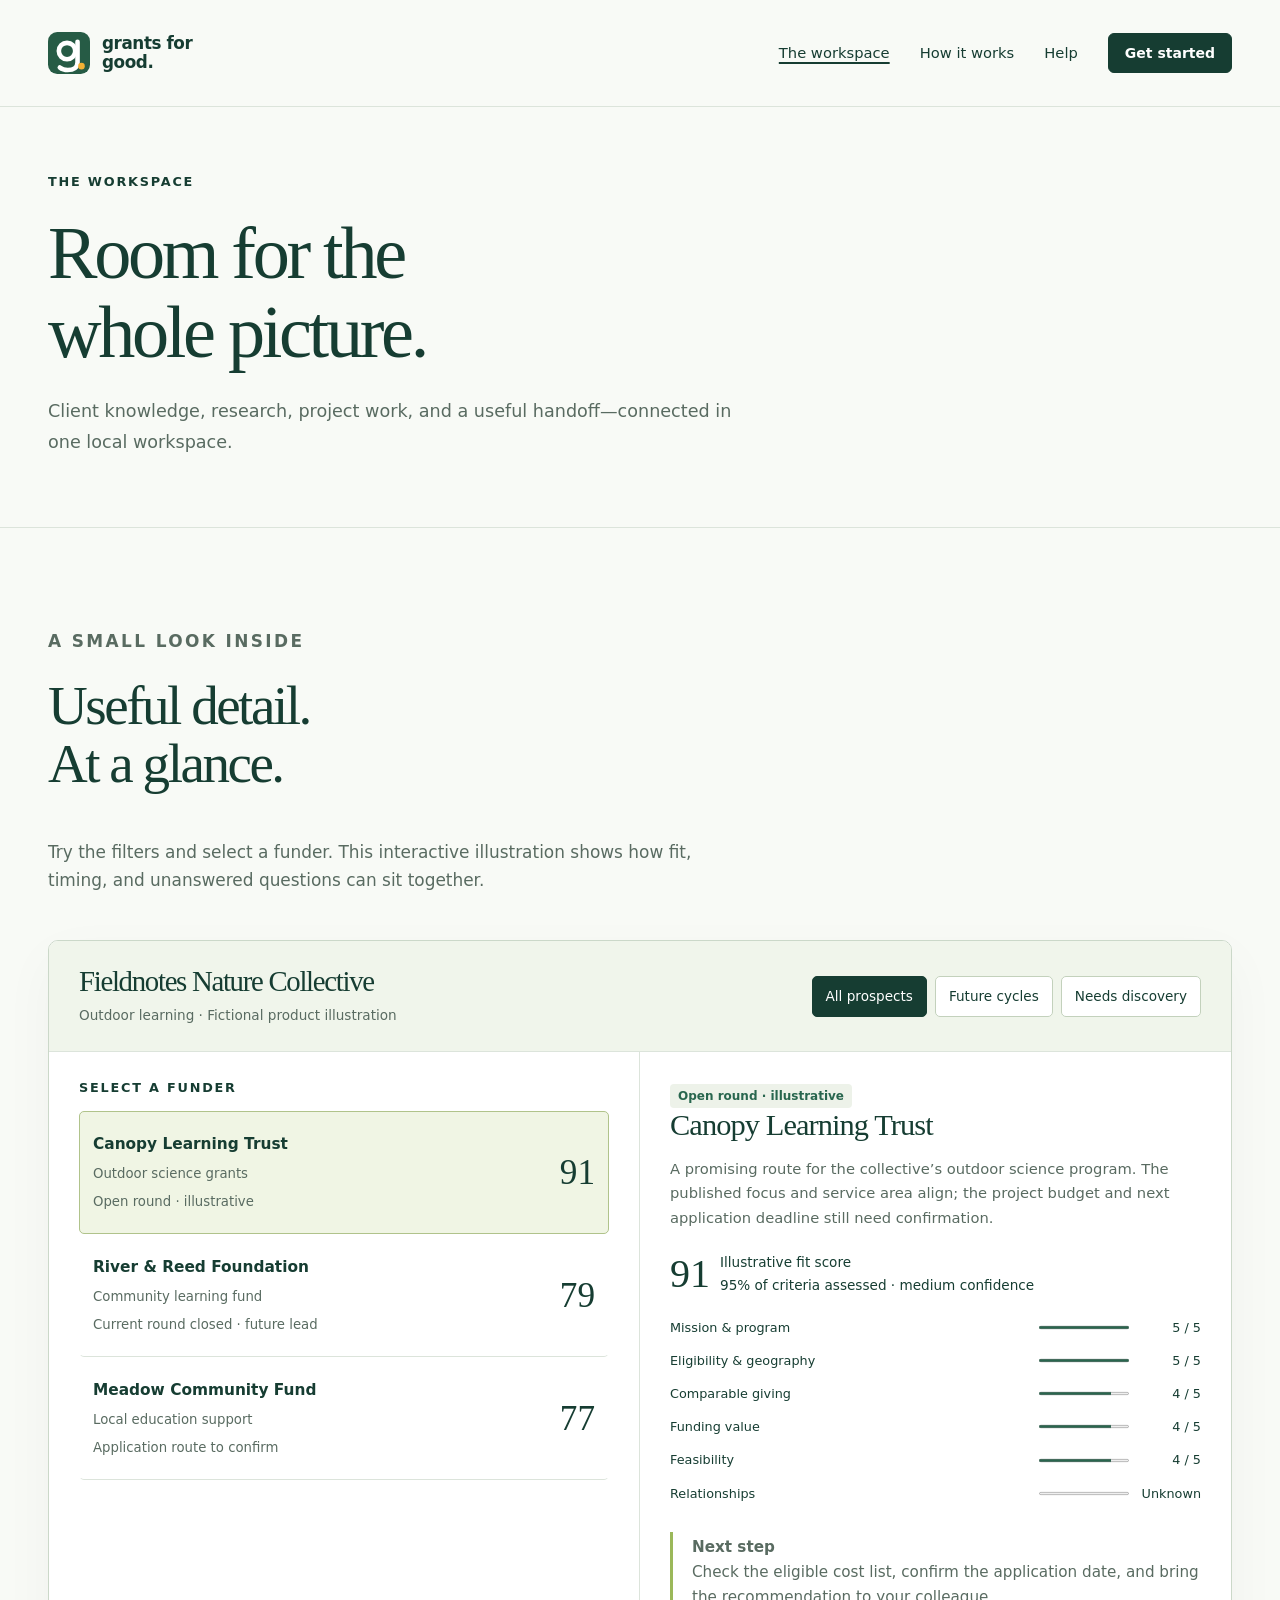
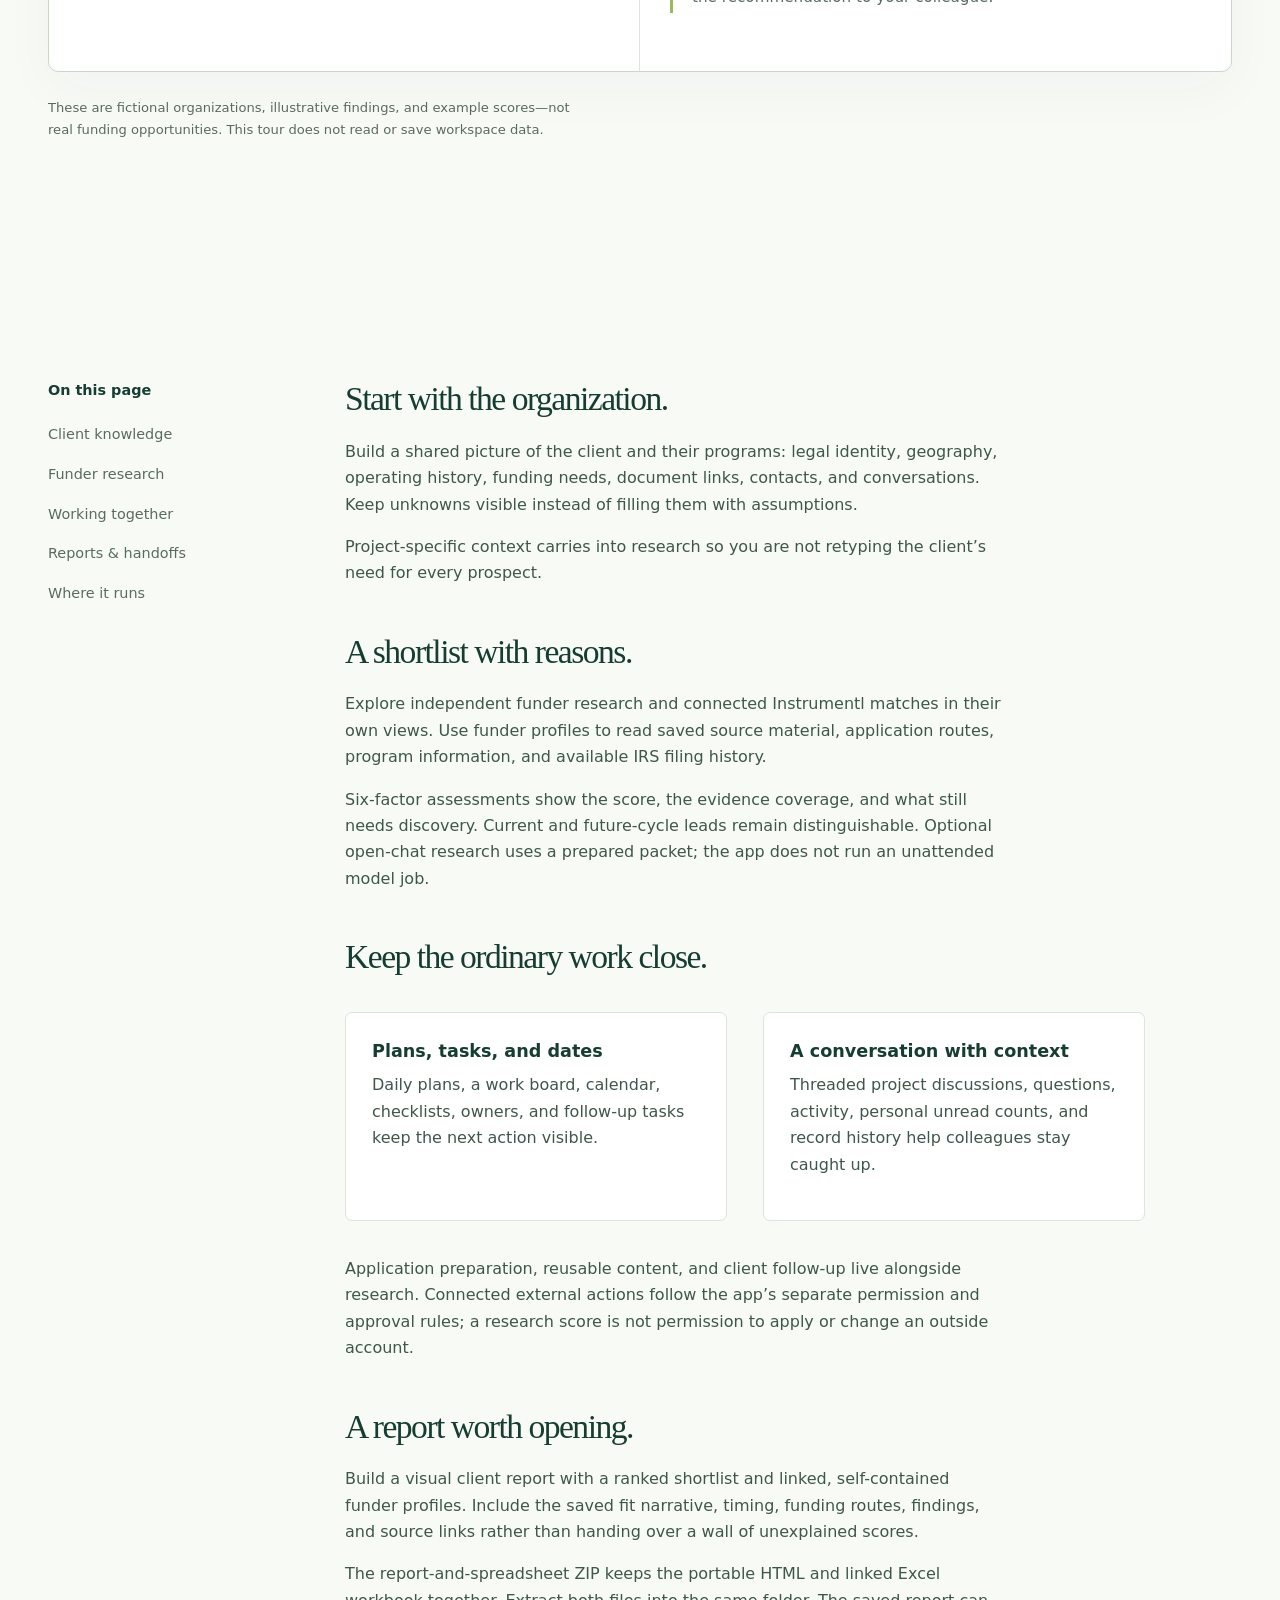
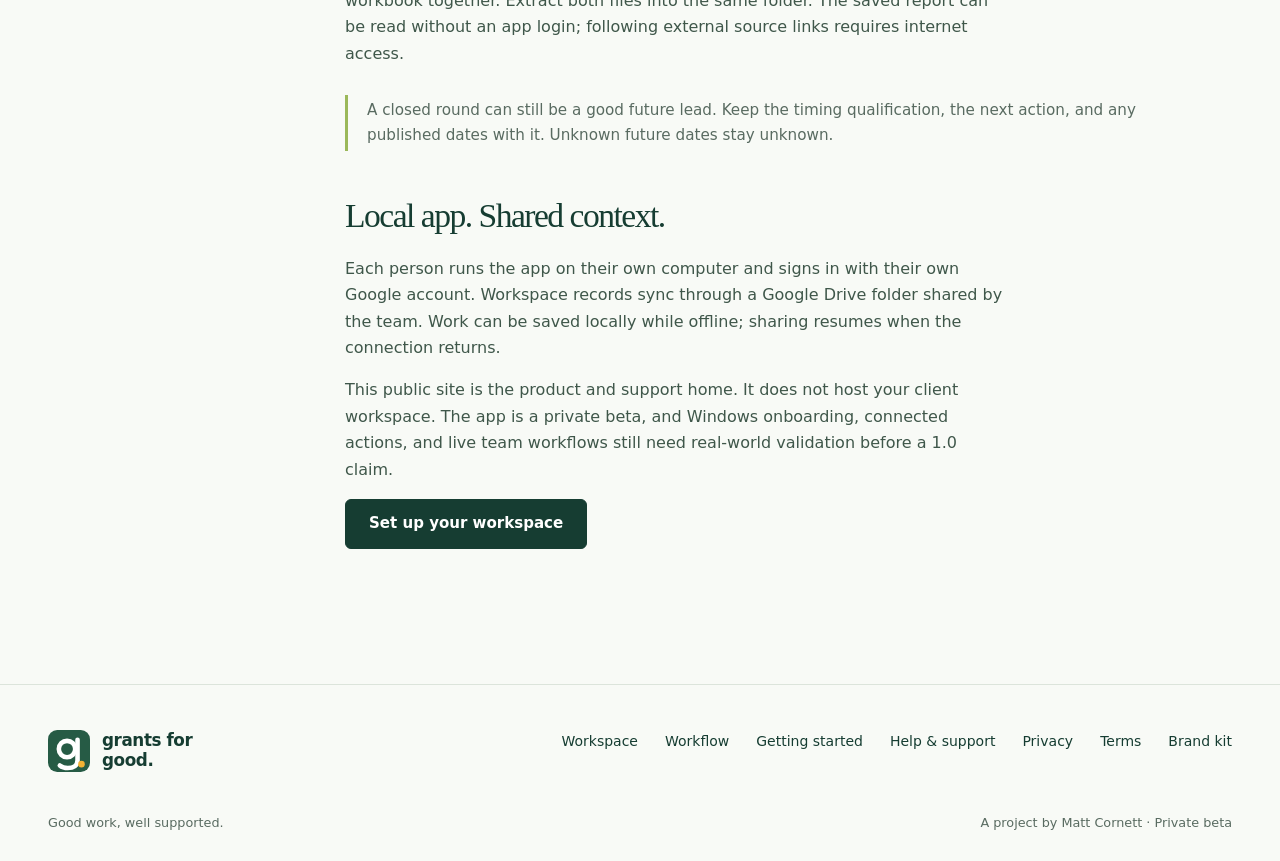
<file: product.html>
<!doctype html>
<html lang="en"><head><meta charset="utf-8"><meta name="viewport" content="width=device-width,initial-scale=1">
<title>The workspace · Grants for Good</title><meta name="description" content="Explore client context, six-factor funder research, team project tools, and portable client reports in Grants for Good.">
<meta name="theme-color" content="#163d32"><link rel="canonical" href="https://zombiewalrusdong.github.io/grants-for-good-pages/product.html">
<meta property="og:type" content="website"><meta property="og:site_name" content="Grants for Good"><meta property="og:title" content="The workspace · Grants for Good"><meta property="og:description" content="Explore client context, six-factor funder research, team project tools, and portable client reports in Grants for Good."><meta property="og:url" content="https://zombiewalrusdong.github.io/grants-for-good-pages/product.html"><meta property="og:image" content="https://zombiewalrusdong.github.io/grants-for-good-pages/assets/social-card.png"><meta property="og:image:alt" content="Grants for Good. Good work, well supported.">
<meta name="twitter:card" content="summary_large_image"><link rel="icon" type="image/svg+xml" href="assets/mark.svg"><link rel="icon" type="image/png" sizes="64x64" href="assets/icon-64.png"><link rel="apple-touch-icon" href="assets/icon-180.png"><link rel="stylesheet" href="assets/site.css"><script src="assets/site.js" defer></script>
</head><body><a href="#main" class="skip">Skip to content</a><header class="site-header"><div class="wrap header-inner"><a class="wordmark" href="index.html" aria-label="Grants for Good home"><img src="assets/mark.svg" alt="" width="42" height="42"><span>grants for<strong>good.</strong></span></a><button type="button" class="menu-toggle" aria-controls="primary-navigation" aria-expanded="false">Menu</button><nav class="nav" id="primary-navigation" aria-label="Primary"><a href="product.html" aria-current="page">The workspace</a><a href="workflow.html">How it works</a><a href="help.html">Help</a><a class="button small" href="get-started.html">Get started</a></nav></div></header>
<main id="main"><div class="page-hero"><div class="wrap"><p class="eyebrow">The workspace</p><h1>Room for the whole picture.</h1><p class="lede">Client knowledge, research, project work, and a useful handoff—connected in one local workspace.</p></div></div><section class="wrap section" id="tour"><div class="section-head"><p class="eyebrow">A small look inside</p><h2>Useful detail.<br>At a glance.</h2><p>Try the filters and select a funder. This interactive illustration shows how fit, timing, and unanswered questions can sit together.</p></div><div class="tour-shell" data-tour><div class="tour-top"><div><h2>Fieldnotes Nature Collective</h2><p>Outdoor learning · Fictional product illustration</p></div><div class="tour-tabs" role="group" aria-label="Illustrative match filters"><button type="button" data-tour-filter="all" aria-pressed="true">All prospects</button><button type="button" data-tour-filter="future" aria-pressed="false">Future cycles</button><button type="button" data-tour-filter="discovery" aria-pressed="false">Needs discovery</button></div></div><div class="tour-content"><div class="tour-matches"><p class="eyebrow">Select a funder</p><div data-tour-list><p>Enable JavaScript to explore this fictional example. The rest of this site works without it.</p></div></div><div class="tour-detail" data-tour-detail aria-live="polite" aria-atomic="true"><h3>See the reasons behind the rating.</h3><p>A score is a starting point. The evidence, assessed coverage, and next step tell you how much confidence to place in it.</p></div></div></div><p class="legend">These are fictional organizations, illustrative findings, and example scores—not real funding opportunities. This tour does not read or save workspace data.</p></section><div class="wrap page-grid"><aside class="page-aside" aria-label="On this page"><strong>On this page</strong><a href="#client">Client knowledge</a><a href="#research">Funder research</a><a href="#team">Working together</a><a href="#handoff">Reports & handoffs</a><a href="#boundaries">Where it runs</a></aside><div class="prose"><section id="client"><h2>Start with the organization.</h2><p>Build a shared picture of the client and their programs: legal identity, geography, operating history, funding needs, document links, contacts, and conversations. Keep unknowns visible instead of filling them with assumptions.</p><p>Project-specific context carries into research so you are not retyping the client’s need for every prospect.</p></section><section id="research"><h2>A shortlist with reasons.</h2><p>Explore independent funder research and connected Instrumentl matches in their own views. Use funder profiles to read saved source material, application routes, program information, and available IRS filing history.</p><p>Six-factor assessments show the score, the evidence coverage, and what still needs discovery. Current and future-cycle leads remain distinguishable. Optional open-chat research uses a prepared packet; the app does not run an unattended model job.</p></section><section id="team"><h2>Keep the ordinary work close.</h2><div class="feature-pair"><article><h3>Plans, tasks, and dates</h3><p>Daily plans, a work board, calendar, checklists, owners, and follow-up tasks keep the next action visible.</p></article><article><h3>A conversation with context</h3><p>Threaded project discussions, questions, activity, personal unread counts, and record history help colleagues stay caught up.</p></article></div><p>Application preparation, reusable content, and client follow-up live alongside research. Connected external actions follow the app’s separate permission and approval rules; a research score is not permission to apply or change an outside account.</p></section><section id="handoff"><h2>A report worth opening.</h2><p>Build a visual client report with a ranked shortlist and linked, self-contained funder profiles. Include the saved fit narrative, timing, funding routes, findings, and source links rather than handing over a wall of unexplained scores.</p><p>The report-and-spreadsheet ZIP keeps the portable HTML and linked Excel workbook together. Extract both files into the same folder. The saved report can be read without an app login; following external source links requires internet access.</p><div class="note">A closed round can still be a good future lead. Keep the timing qualification, the next action, and any published dates with it. Unknown future dates stay unknown.</div></section><section id="boundaries"><h2>Local app. Shared context.</h2><p>Each person runs the app on their own computer and signs in with their own Google account. Workspace records sync through a Google Drive folder shared by the team. Work can be saved locally while offline; sharing resumes when the connection returns.</p><p>This public site is the product and support home. It does not host your client workspace. The app is a private beta, and Windows onboarding, connected actions, and live team workflows still need real-world validation before a 1.0 claim.</p><a class="button" href="get-started.html">Set up your workspace</a></section></div></div></main>
<footer class="site-footer"><div class="wrap"><div class="footer-top"><a class="wordmark" href="index.html" aria-label="Grants for Good home"><img src="assets/mark.svg" alt="" width="42" height="42"><span>grants for<strong>good.</strong></span></a><nav class="footer-links" aria-label="Footer"><a href="product.html">Workspace</a><a href="workflow.html">Workflow</a><a href="get-started.html">Getting started</a><a href="help.html">Help & support</a><a href="privacy.html">Privacy</a><a href="terms.html">Terms</a><a href="brand.html">Brand kit</a></nav></div><div class="footer-bottom"><p>Good work, well supported.</p><p>A project by Matt Cornett · Private beta</p></div></div></footer></body></html>
</file>
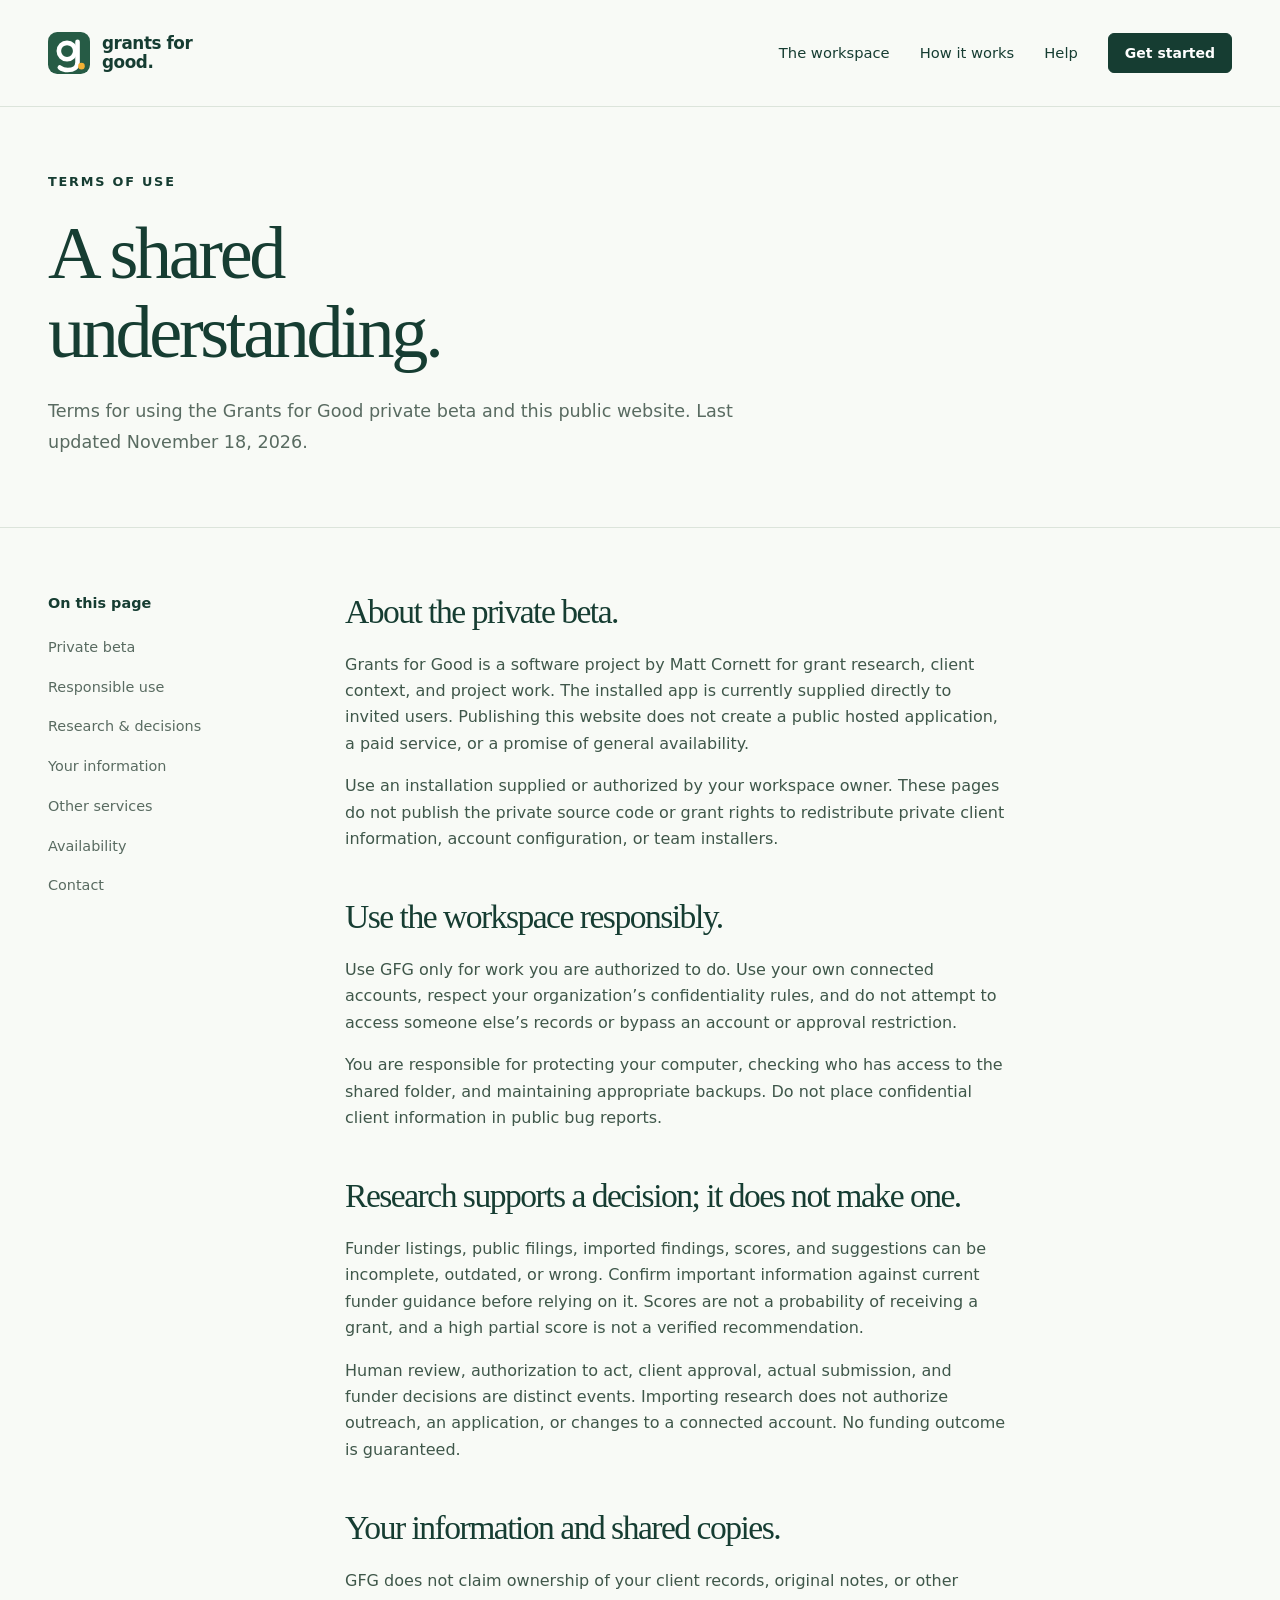
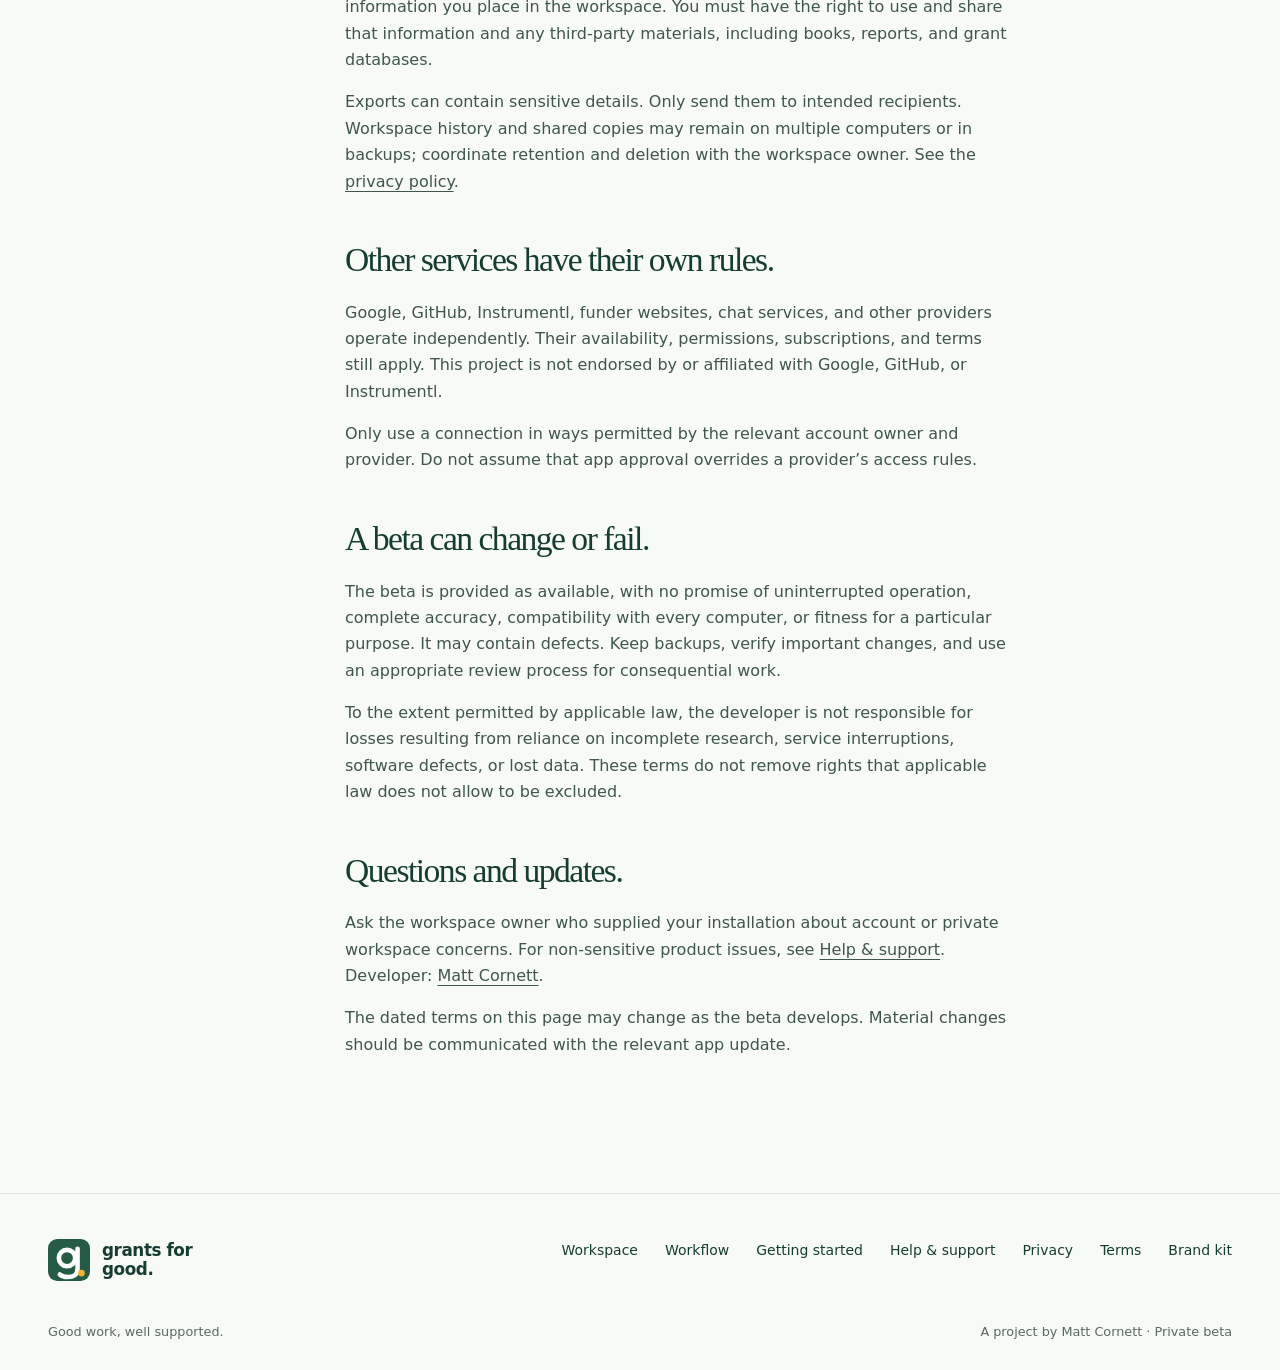
<file: terms.html>
<!doctype html>
<html lang="en"><head><meta charset="utf-8"><meta name="viewport" content="width=device-width,initial-scale=1">
<title>Terms of use · Grants for Good</title><meta name="description" content="Terms for authorized use of the GFG private beta, research review, client information, connected services, and beta availability.">
<meta name="theme-color" content="#163d32"><link rel="canonical" href="https://zombiewalrusdong.github.io/grants-for-good-pages/terms.html">
<meta property="og:type" content="website"><meta property="og:site_name" content="Grants for Good"><meta property="og:title" content="Terms of use · Grants for Good"><meta property="og:description" content="Terms for authorized use of the GFG private beta, research review, client information, connected services, and beta availability."><meta property="og:url" content="https://zombiewalrusdong.github.io/grants-for-good-pages/terms.html"><meta property="og:image" content="https://zombiewalrusdong.github.io/grants-for-good-pages/assets/social-card.png"><meta property="og:image:alt" content="Grants for Good. Good work, well supported.">
<meta name="twitter:card" content="summary_large_image"><link rel="icon" type="image/svg+xml" href="assets/mark.svg"><link rel="icon" type="image/png" sizes="64x64" href="assets/icon-64.png"><link rel="apple-touch-icon" href="assets/icon-180.png"><link rel="stylesheet" href="assets/site.css"><script src="assets/site.js" defer></script>
</head><body><a href="#main" class="skip">Skip to content</a><header class="site-header"><div class="wrap header-inner"><a class="wordmark" href="index.html" aria-label="Grants for Good home"><img src="assets/mark.svg" alt="" width="42" height="42"><span>grants for<strong>good.</strong></span></a><button type="button" class="menu-toggle" aria-controls="primary-navigation" aria-expanded="false">Menu</button><nav class="nav" id="primary-navigation" aria-label="Primary"><a href="product.html">The workspace</a><a href="workflow.html">How it works</a><a href="help.html">Help</a><a class="button small" href="get-started.html">Get started</a></nav></div></header>
<main id="main"><div class="page-hero"><div class="wrap"><p class="eyebrow">Terms of use</p><h1>A shared understanding.</h1><p class="lede">Terms for using the Grants for Good private beta and this public website. Last updated November 18, 2026.</p></div></div><div class="wrap page-grid"><aside class="page-aside" aria-label="On this page"><strong>On this page</strong><a href="#beta">Private beta</a><a href="#use">Responsible use</a><a href="#decisions">Research & decisions</a><a href="#data">Your information</a><a href="#services">Other services</a><a href="#availability">Availability</a><a href="#contact">Contact</a></aside><div class="prose"><section id="beta"><h2>About the private beta.</h2><p>Grants for Good is a software project by Matt Cornett for grant research, client context, and project work. The installed app is currently supplied directly to invited users. Publishing this website does not create a public hosted application, a paid service, or a promise of general availability.</p><p>Use an installation supplied or authorized by your workspace owner. These pages do not publish the private source code or grant rights to redistribute private client information, account configuration, or team installers.</p></section><section id="use"><h2>Use the workspace responsibly.</h2><p>Use GFG only for work you are authorized to do. Use your own connected accounts, respect your organization’s confidentiality rules, and do not attempt to access someone else’s records or bypass an account or approval restriction.</p><p>You are responsible for protecting your computer, checking who has access to the shared folder, and maintaining appropriate backups. Do not place confidential client information in public bug reports.</p></section><section id="decisions"><h2>Research supports a decision; it does not make one.</h2><p>Funder listings, public filings, imported findings, scores, and suggestions can be incomplete, outdated, or wrong. Confirm important information against current funder guidance before relying on it. Scores are not a probability of receiving a grant, and a high partial score is not a verified recommendation.</p><p>Human review, authorization to act, client approval, actual submission, and funder decisions are distinct events. Importing research does not authorize outreach, an application, or changes to a connected account. No funding outcome is guaranteed.</p></section><section id="data"><h2>Your information and shared copies.</h2><p>GFG does not claim ownership of your client records, original notes, or other information you place in the workspace. You must have the right to use and share that information and any third-party materials, including books, reports, and grant databases.</p><p>Exports can contain sensitive details. Only send them to intended recipients. Workspace history and shared copies may remain on multiple computers or in backups; coordinate retention and deletion with the workspace owner. See the <a href="privacy.html">privacy policy</a>.</p></section><section id="services"><h2>Other services have their own rules.</h2><p>Google, GitHub, Instrumentl, funder websites, chat services, and other providers operate independently. Their availability, permissions, subscriptions, and terms still apply. This project is not endorsed by or affiliated with Google, GitHub, or Instrumentl.</p><p>Only use a connection in ways permitted by the relevant account owner and provider. Do not assume that app approval overrides a provider’s access rules.</p></section><section id="availability"><h2>A beta can change or fail.</h2><p>The beta is provided as available, with no promise of uninterrupted operation, complete accuracy, compatibility with every computer, or fitness for a particular purpose. It may contain defects. Keep backups, verify important changes, and use an appropriate review process for consequential work.</p><p>To the extent permitted by applicable law, the developer is not responsible for losses resulting from reliance on incomplete research, service interruptions, software defects, or lost data. These terms do not remove rights that applicable law does not allow to be excluded.</p></section><section id="contact"><h2>Questions and updates.</h2><p>Ask the workspace owner who supplied your installation about account or private workspace concerns. For non-sensitive product issues, see <a href="help.html">Help & support</a>. Developer: <a href="https://github.com/ZombieWalrusDong">Matt Cornett</a>.</p><p>The dated terms on this page may change as the beta develops. Material changes should be communicated with the relevant app update.</p></section></div></div></main>
<footer class="site-footer"><div class="wrap"><div class="footer-top"><a class="wordmark" href="index.html" aria-label="Grants for Good home"><img src="assets/mark.svg" alt="" width="42" height="42"><span>grants for<strong>good.</strong></span></a><nav class="footer-links" aria-label="Footer"><a href="product.html">Workspace</a><a href="workflow.html">Workflow</a><a href="get-started.html">Getting started</a><a href="help.html">Help & support</a><a href="privacy.html">Privacy</a><a href="terms.html">Terms</a><a href="brand.html">Brand kit</a></nav></div><div class="footer-bottom"><p>Good work, well supported.</p><p>A project by Matt Cornett · Private beta</p></div></div></footer></body></html>
</file>
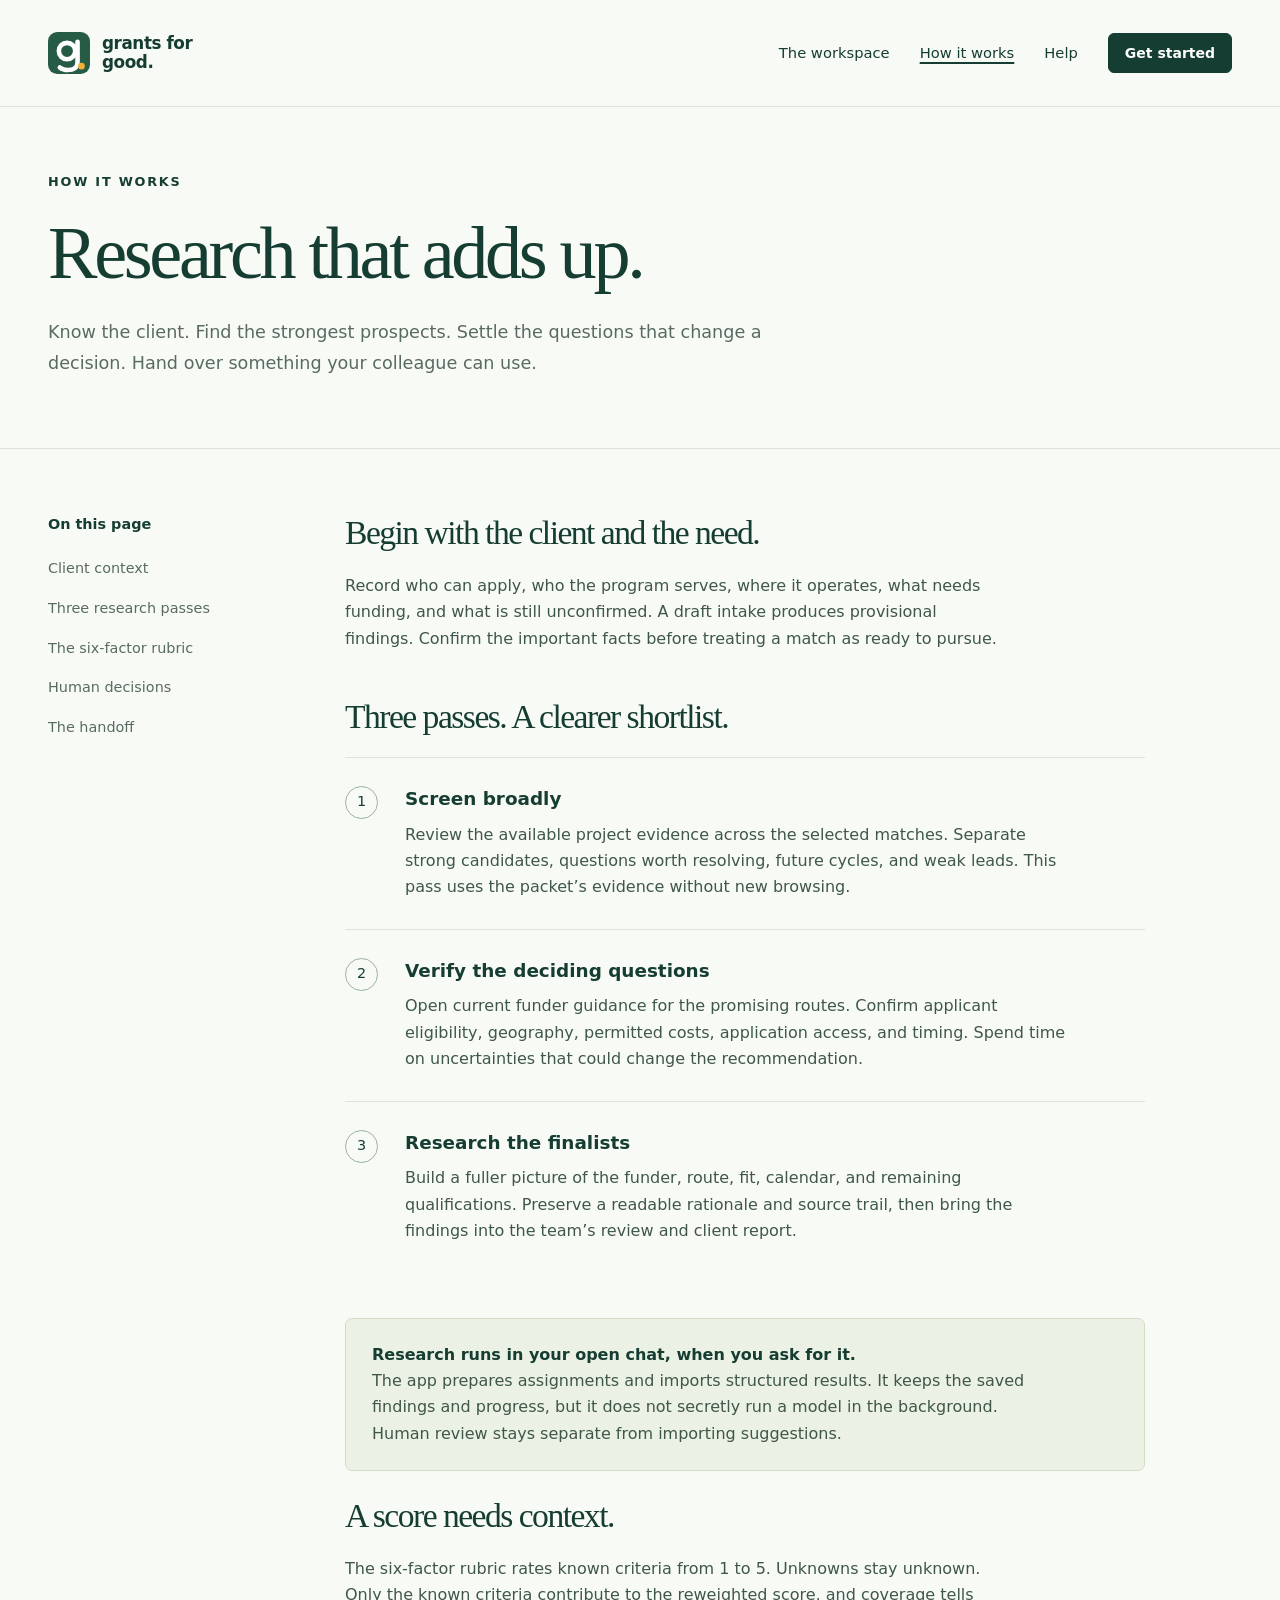
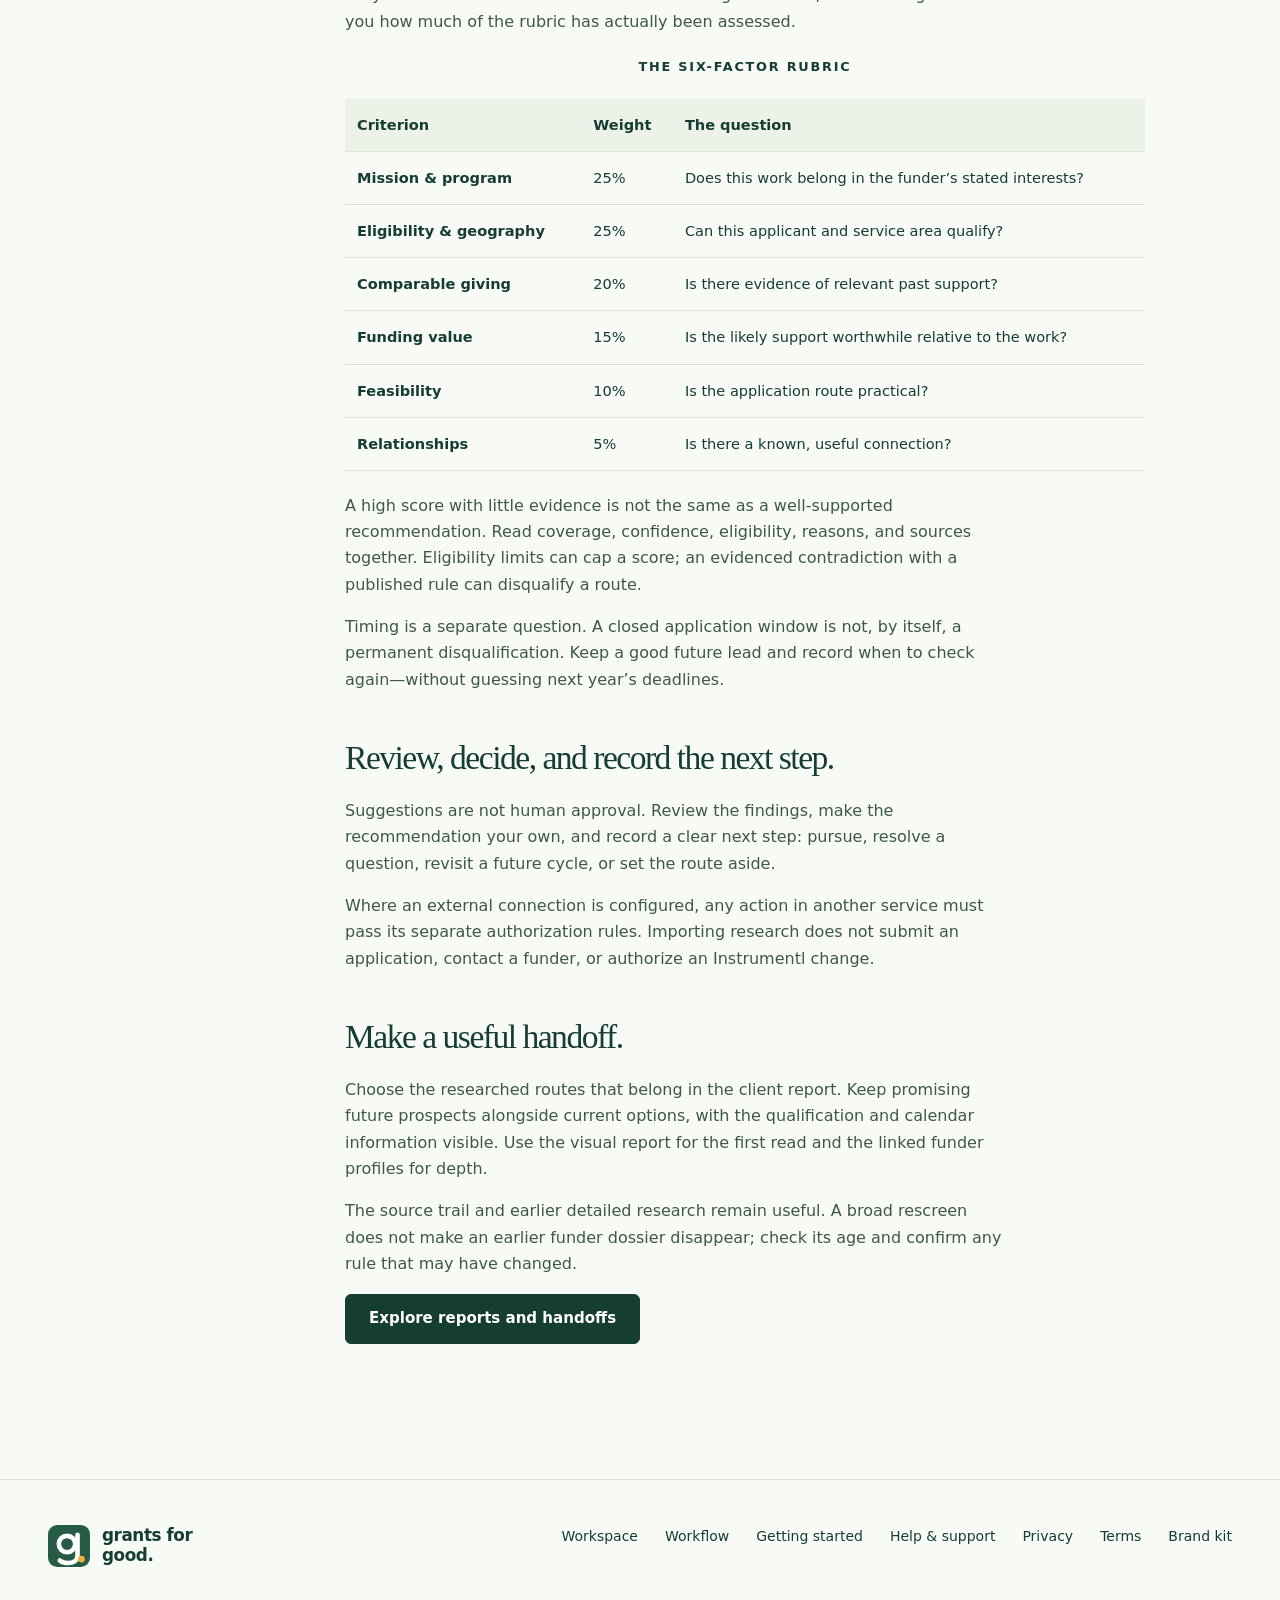
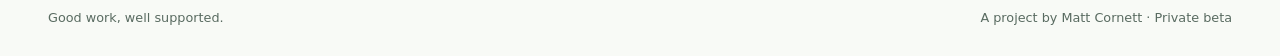
<file: workflow.html>
<!doctype html>
<html lang="en"><head><meta charset="utf-8"><meta name="viewport" content="width=device-width,initial-scale=1">
<title>How it works · Grants for Good</title><meta name="description" content="Understand GFG’s client-first research workflow, broad screening, targeted verification, six-factor scoring, and human review.">
<meta name="theme-color" content="#163d32"><link rel="canonical" href="https://zombiewalrusdong.github.io/grants-for-good-pages/workflow.html">
<meta property="og:type" content="website"><meta property="og:site_name" content="Grants for Good"><meta property="og:title" content="How it works · Grants for Good"><meta property="og:description" content="Understand GFG’s client-first research workflow, broad screening, targeted verification, six-factor scoring, and human review."><meta property="og:url" content="https://zombiewalrusdong.github.io/grants-for-good-pages/workflow.html"><meta property="og:image" content="https://zombiewalrusdong.github.io/grants-for-good-pages/assets/social-card.png"><meta property="og:image:alt" content="Grants for Good. Good work, well supported.">
<meta name="twitter:card" content="summary_large_image"><link rel="icon" type="image/svg+xml" href="assets/mark.svg"><link rel="icon" type="image/png" sizes="64x64" href="assets/icon-64.png"><link rel="apple-touch-icon" href="assets/icon-180.png"><link rel="stylesheet" href="assets/site.css"><script src="assets/site.js" defer></script>
</head><body><a href="#main" class="skip">Skip to content</a><header class="site-header"><div class="wrap header-inner"><a class="wordmark" href="index.html" aria-label="Grants for Good home"><img src="assets/mark.svg" alt="" width="42" height="42"><span>grants for<strong>good.</strong></span></a><button type="button" class="menu-toggle" aria-controls="primary-navigation" aria-expanded="false">Menu</button><nav class="nav" id="primary-navigation" aria-label="Primary"><a href="product.html">The workspace</a><a href="workflow.html" aria-current="page">How it works</a><a href="help.html">Help</a><a class="button small" href="get-started.html">Get started</a></nav></div></header>
<main id="main"><div class="page-hero"><div class="wrap"><p class="eyebrow">How it works</p><h1>Research that adds up.</h1><p class="lede">Know the client. Find the strongest prospects. Settle the questions that change a decision. Hand over something your colleague can use.</p></div></div><div class="wrap page-grid"><aside class="page-aside" aria-label="On this page"><strong>On this page</strong><a href="#context">Client context</a><a href="#research">Three research passes</a><a href="#fit">The six-factor rubric</a><a href="#decision">Human decisions</a><a href="#report">The handoff</a></aside><div class="prose"><section id="context"><h2>Begin with the client and the need.</h2><p>Record who can apply, who the program serves, where it operates, what needs funding, and what is still unconfirmed. A draft intake produces provisional findings. Confirm the important facts before treating a match as ready to pursue.</p></section><section id="research"><h2>Three passes. A clearer shortlist.</h2><div class="step"><span class="step-marker">1</span><div><h3>Screen broadly</h3><p>Review the available project evidence across the selected matches. Separate strong candidates, questions worth resolving, future cycles, and weak leads. This pass uses the packet’s evidence without new browsing.</p></div></div><div class="step"><span class="step-marker">2</span><div><h3>Verify the deciding questions</h3><p>Open current funder guidance for the promising routes. Confirm applicant eligibility, geography, permitted costs, application access, and timing. Spend time on uncertainties that could change the recommendation.</p></div></div><div class="step"><span class="step-marker">3</span><div><h3>Research the finalists</h3><p>Build a fuller picture of the funder, route, fit, calendar, and remaining qualifications. Preserve a readable rationale and source trail, then bring the findings into the team’s review and client report.</p></div></div></section><div class="callout"><strong>Research runs in your open chat, when you ask for it.</strong><p>The app prepares assignments and imports structured results. It keeps the saved findings and progress, but it does not secretly run a model in the background. Human review stays separate from importing suggestions.</p></div><section id="fit"><h2>A score needs context.</h2><p>The six-factor rubric rates known criteria from 1 to 5. Unknowns stay unknown. Only the known criteria contribute to the reweighted score, and coverage tells you how much of the rubric has actually been assessed.</p><table class="status-table"><caption class="eyebrow">The six-factor rubric</caption><thead><tr><th scope="col">Criterion</th><th scope="col">Weight</th><th scope="col">The question</th></tr></thead><tbody><tr><td>Mission & program</td><td>25%</td><td>Does this work belong in the funder’s stated interests?</td></tr><tr><td>Eligibility & geography</td><td>25%</td><td>Can this applicant and service area qualify?</td></tr><tr><td>Comparable giving</td><td>20%</td><td>Is there evidence of relevant past support?</td></tr><tr><td>Funding value</td><td>15%</td><td>Is the likely support worthwhile relative to the work?</td></tr><tr><td>Feasibility</td><td>10%</td><td>Is the application route practical?</td></tr><tr><td>Relationships</td><td>5%</td><td>Is there a known, useful connection?</td></tr></tbody></table><p>A high score with little evidence is not the same as a well-supported recommendation. Read coverage, confidence, eligibility, reasons, and sources together. Eligibility limits can cap a score; an evidenced contradiction with a published rule can disqualify a route.</p><p>Timing is a separate question. A closed application window is not, by itself, a permanent disqualification. Keep a good future lead and record when to check again—without guessing next year’s deadlines.</p></section><section id="decision"><h2>Review, decide, and record the next step.</h2><p>Suggestions are not human approval. Review the findings, make the recommendation your own, and record a clear next step: pursue, resolve a question, revisit a future cycle, or set the route aside.</p><p>Where an external connection is configured, any action in another service must pass its separate authorization rules. Importing research does not submit an application, contact a funder, or authorize an Instrumentl change.</p></section><section id="report"><h2>Make a useful handoff.</h2><p>Choose the researched routes that belong in the client report. Keep promising future prospects alongside current options, with the qualification and calendar information visible. Use the visual report for the first read and the linked funder profiles for depth.</p><p>The source trail and earlier detailed research remain useful. A broad rescreen does not make an earlier funder dossier disappear; check its age and confirm any rule that may have changed.</p><a class="button" href="product.html#handoff">Explore reports and handoffs</a></section></div></div></main>
<footer class="site-footer"><div class="wrap"><div class="footer-top"><a class="wordmark" href="index.html" aria-label="Grants for Good home"><img src="assets/mark.svg" alt="" width="42" height="42"><span>grants for<strong>good.</strong></span></a><nav class="footer-links" aria-label="Footer"><a href="product.html">Workspace</a><a href="workflow.html">Workflow</a><a href="get-started.html">Getting started</a><a href="help.html">Help & support</a><a href="privacy.html">Privacy</a><a href="terms.html">Terms</a><a href="brand.html">Brand kit</a></nav></div><div class="footer-bottom"><p>Good work, well supported.</p><p>A project by Matt Cornett · Private beta</p></div></div></footer></body></html>
</file>
<file: assets/site.css>
@charset "UTF-8";
:root{--ink:#163d32;--deep:#11362d;--green:#28664e;--lime:#dfed95;--paper:#f8faf6;--white:#fff;--muted:#596b61;--line:#dce4db;--soft:#edf2e9;--serif:Georgia,'Times New Roman',serif;--sans:Inter,ui-sans-serif,system-ui,-apple-system,'Segoe UI',sans-serif;color-scheme:light;font-family:var(--sans);color:var(--ink);background:var(--paper);font-synthesis:none;scroll-behavior:smooth}
*{box-sizing:border-box}body{margin:0;font-size:16px;line-height:1.65}a{color:inherit;text-underline-offset:4px}button,input,select{font:inherit}button,a,input,select,summary{-webkit-tap-highlight-color:transparent}button{cursor:pointer}a:focus-visible,button:focus-visible,summary:focus-visible,input:focus-visible,select:focus-visible{outline:3px solid #608b21;outline-offset:5px}::selection{background:var(--lime);color:var(--deep)}img,svg{max-width:100%}button{color:inherit}h1,h2,h3,p{margin-top:0}h1,h2{font-family:var(--serif);font-weight:400;letter-spacing:-.045em;line-height:1.06;text-wrap:balance}h1{font-size:clamp(3.2rem,6.3vw,6.2rem)}h2{font-size:clamp(2.5rem,4.3vw,4.4rem)}h3{font-size:1.1rem;line-height:1.4}p{max-width:65ch}.wrap{max-width:1296px;margin-inline:auto;padding-inline:48px}.skip{position:absolute;top:-100px;left:16px;padding:12px;background:var(--lime);z-index:50}.skip:focus{top:12px}.site-header{border-bottom:1px solid var(--line);background:var(--paper)}.header-inner{height:106px;display:flex;align-items:center;justify-content:space-between;gap:30px}.wordmark{display:inline-flex;gap:12px;align-items:center;text-decoration:none;font-size:1.05rem;line-height:1.16;font-weight:650;letter-spacing:-.025em}.wordmark img{width:42px;height:42px}.wordmark strong{font-weight:650;display:block}.nav{display:flex;align-items:center;gap:30px;font-size:.92rem}.nav>a{text-decoration:none}.nav>a:hover,.nav>a[aria-current=page]{text-decoration:underline;text-decoration-thickness:2px}.nav .button:hover{text-decoration:none}.button{display:inline-flex;align-items:center;justify-content:center;gap:10px;border:1px solid var(--ink);border-radius:6px;padding:13px 23px;min-height:50px;text-decoration:none;font-size:.94rem;font-weight:600;line-height:1.45;background:var(--ink);color:white;transition:background .16s,transform .16s}.button:hover{background:#285c48;transform:translateY(-1px)}.button.secondary{background:transparent;color:var(--ink);border-color:#b6c7b9}.button.secondary:hover{background:var(--soft)}.button.lime{color:var(--deep);background:var(--lime);border-color:var(--lime)}.button.lime:hover{background:#eef5bd}.button.small{min-height:40px;padding:9px 16px;font-size:.875rem}.menu-toggle{display:none;background:none;border:1px solid var(--line);border-radius:5px;padding:8px 13px}.eyebrow{font-size:.8rem;letter-spacing:.14em;text-transform:uppercase;font-weight:650;line-height:1.6;margin-bottom:22px}.pill{display:inline-flex;border:1px solid #cad7c9;border-radius:99px;font-size:.8rem;padding:5px 11px;letter-spacing:.025em}.hero{display:grid;grid-template-columns:1.04fr 1fr;gap:54px;padding-block:82px 88px;align-items:center}.hero h1{margin:24px 0 25px}.hero em{font-style:normal;position:relative;z-index:0;white-space:nowrap}.hero em:after{content:'';position:absolute;left:0;right:-3px;bottom:6%;height:18%;z-index:-1;background:var(--lime)}.lede{font-size:1.1rem;color:var(--muted);line-height:1.75;max-width:47ch}.hero .lede{margin-bottom:30px}.actions{display:flex;gap:12px;flex-wrap:wrap;align-items:center}.caption{font-size:.82rem;line-height:1.55;color:var(--muted);margin:17px 0 0}.preview-wrap{position:relative;padding:30px 0 26px}.preview-wrap:before{content:'';position:absolute;inset:-22px -28px -20px 30px;border-radius:50% 50% 38% 30%;background:#e6edde;z-index:-1}.preview-wrap:after{content:'';position:absolute;right:4px;top:-9px;width:70px;height:70px;border-radius:50%;border:1px solid #99ae94;z-index:-1}.app-preview{border:1px solid #ced9cd;background:var(--white);box-shadow:0 24px 70px #163d3214;border-radius:11px;overflow:hidden;transform:rotate(-1.5deg)}.preview-titlebar{display:flex;justify-content:space-between;gap:8px;align-items:center;padding:13px 19px;background:#f3f6f0;border-bottom:1px solid var(--line);font-size:.8rem}.preview-titlebar strong{font-weight:650}.window-dots{display:flex;gap:5px}.window-dots i{height:7px;width:7px;background:#a9baa8;border-radius:50%}.preview-body{padding:25px 22px 18px}.preview-project{font-family:var(--serif);font-size:1.85rem;line-height:1.15;letter-spacing:-.035em;margin-bottom:8px}.preview-body .caption{margin:0 0 20px}.mini-nav{display:flex;gap:22px;font-size:.83rem;border-bottom:1px solid var(--line);margin-bottom:8px}.mini-nav span{padding:7px 0}.mini-nav .selected{border-bottom:2px solid var(--green);font-weight:700}.preview-row{display:grid;grid-template-columns:1fr 50px;gap:14px;align-items:center;padding:16px 0;border-bottom:1px solid var(--line)}.preview-row:last-child{border:0}.preview-row strong{display:block;font-size:.9rem}.preview-row small{display:block;font-size:.78rem;color:var(--muted);margin-top:4px}.fit-number{font-family:var(--serif);font-size:2rem;text-align:right;line-height:1}.fit-number small{font-family:var(--sans);font-size:.65rem}.chip{display:inline-flex;font-size:.75rem;line-height:1.5;padding:3px 8px;border-radius:4px;background:var(--soft);color:var(--green);font-weight:550}.chip.future{background:#f7edcf;color:#655017}.preview-note{display:flex;gap:14px;align-items:center;border:1px solid #b9c9b2;background:#eff4e8;padding:14px 17px;border-radius:7px;position:relative;margin:0 -15px -7px 45px;box-shadow:0 8px 24px #163d3208;font-size:.83rem;line-height:1.45}.preview-note svg{width:28px;flex-shrink:0}.preview-note strong{display:block}.trust-strip{padding-block:24px;border-top:1px solid var(--line);border-bottom:1px solid var(--line);display:flex;gap:24px;justify-content:space-between;font-size:.88rem;color:var(--muted)}.trust-strip span{display:flex;align-items:center;gap:10px}.trust-strip span:before{content:'✓';color:var(--green);font-weight:650}.section{padding-block:100px}.section-head{max-width:690px;margin-bottom:45px}.section-head p{color:var(--muted);font-size:1.06rem}.three-up{display:grid;grid-template-columns:repeat(3,1fr);gap:36px}.feature{padding:28px 0;border-top:1px solid #aebfaa}.feature-icon{display:grid;place-items:center;height:42px;width:42px;border:1px solid #b2c4a2;background:#eef3e6;border-radius:9px;margin-bottom:24px}.feature-icon svg{width:21px;height:21px;fill:none;stroke:var(--green);stroke-width:1.6;stroke-linecap:round;stroke-linejoin:round}.feature h3{font-family:var(--serif);font-size:1.8rem;letter-spacing:-.025em;font-weight:400;margin-bottom:13px}.feature p{font-size:.95rem;color:var(--muted)}.text-link{font-size:.9rem;font-weight:650}.dark-section{background:var(--deep);color:#f7f9ed;padding-block:95px}.dark-section .eyebrow{color:#c3d695}.split{display:grid;grid-template-columns:1fr 1fr;gap:88px;align-items:center}.dark-section p{color:#cfdbcf}.dark-section h2{max-width:11ch}.principle-list{list-style:none;margin:0;padding:0}.principle-list li{border-top:1px solid #416053;padding:22px 0}.principle-list li:last-child{padding-bottom:0}.principle-list strong{display:block;font-size:1.05rem;margin-bottom:6px}.principle-list p{margin:0;font-size:.94rem}.note{border-left:3px solid #9bb85a;padding:3px 0 3px 19px;margin-block:28px;color:var(--muted);font-size:.95rem}.section-cta{padding-block:85px;display:flex;justify-content:space-between;align-items:center;gap:35px;border-top:1px solid var(--line)}.section-cta h2{font-size:3.3rem;margin-bottom:10px}.section-cta p{color:var(--muted);margin-bottom:0}.site-footer{border-top:1px solid var(--line);padding-block:45px 28px}.footer-top{display:flex;justify-content:space-between;gap:30px}.footer-links{display:flex;gap:27px;font-size:.875rem;flex-wrap:wrap}.footer-links a{text-decoration:none}.footer-links a:hover{text-decoration:underline}.footer-bottom{display:flex;justify-content:space-between;gap:25px;margin-top:40px;font-size:.8rem;color:var(--muted)}.footer-bottom p{margin:0}.page-hero{padding-block:65px 52px;border-bottom:1px solid var(--line)}.page-hero h1{font-size:clamp(3rem,5.8vw,5.2rem);max-width:17ch;margin-bottom:24px}.page-hero .lede{max-width:64ch}.page-grid{display:grid;grid-template-columns:225px 1fr;gap:72px;padding-block:64px 90px;align-items:start}.page-aside{position:sticky;top:30px;font-size:.9rem}.page-aside a{display:block;padding:8px 0;text-decoration:none;color:var(--muted)}.page-aside a:hover{color:var(--ink);text-decoration:underline}.page-aside strong{display:block;margin-bottom:12px}.prose{max-width:800px;min-width:0}.prose section{margin-bottom:45px;scroll-margin-top:25px}.prose h2{font-size:2.1rem;margin-bottom:20px;line-height:1.18}.prose h3{margin-top:26px;margin-bottom:9px}.prose p,.prose li{color:#3f574a}.prose ul,.prose ol{padding-left:22px}.prose li{padding-left:4px;margin-bottom:10px}.prose code{font-size:.88em;background:#eaf0e5;padding:3px 6px;overflow-wrap:anywhere}.callout{padding:23px 26px;background:#ebf1e4;border:1px solid #d1ddc4;border-radius:7px;margin:25px 0}.callout p:last-child{margin-bottom:0}.callout strong{color:var(--ink)}.step{display:grid;grid-template-columns:40px 1fr;gap:20px;padding-block:28px;border-top:1px solid var(--line)}.step-marker{width:33px;height:33px;border:1px solid #9cb39c;border-radius:50%;display:grid;place-items:center;font-size:.9rem}.step h3{font-size:1.15rem;margin:0 0 10px}.step p{margin-bottom:0}.feature-pair{display:grid;grid-template-columns:1fr 1fr;gap:36px;margin-block:35px}.feature-pair article{border:1px solid var(--line);padding:26px;border-radius:7px;background:white}.feature-pair h3{margin-top:0}details.faq{border-top:1px solid var(--line);padding:21px 0}details.faq:last-child{border-bottom:1px solid var(--line)}details.faq summary{cursor:pointer;list-style:none;display:flex;justify-content:space-between;gap:24px;font-weight:600;font-size:1.05rem}details.faq summary:after{content:'+';font-size:1.3rem;line-height:1.2;font-weight:400}details.faq[open] summary:after{content:'−'}details.faq p{margin:15px 28px 0 0}.tour-shell{border:1px solid #cbd8c9;border-radius:10px;background:white;overflow:hidden;box-shadow:0 18px 55px #163d3209;margin-bottom:75px}.tour-top{padding:25px 30px;background:#f0f5eb;border-bottom:1px solid var(--line);display:flex;justify-content:space-between;gap:20px;align-items:center}.tour-top h2{font-size:1.8rem;margin:0 0 7px}.tour-top p{margin:0;font-size:.85rem;color:var(--muted)}.tour-tabs{display:flex;gap:8px;flex-wrap:wrap}.tour-tabs button{background:white;border:1px solid #c3d1bc;border-radius:5px;font-size:.85rem;padding:8px 13px}.tour-tabs button[aria-pressed=true]{background:var(--ink);color:white;border-color:var(--ink)}.tour-content{display:grid;grid-template-columns:1fr 1fr;min-height:430px}.tour-matches{padding:26px 30px;border-right:1px solid var(--line)}.tour-matches .eyebrow{margin-bottom:12px}.tour-match{width:100%;text-align:left;background:none;border:1px solid transparent;border-bottom-color:var(--line);padding:20px 13px;display:flex;gap:18px;justify-content:space-between;align-items:center;border-radius:5px}.tour-match:hover{background:#f2f5ed}.tour-match[aria-pressed=true]{background:#f0f5e4;border-color:#b0c38b}.tour-match strong{display:block;font-size:.96rem}.tour-match span small{display:block;font-size:.83rem;color:var(--muted);margin-top:6px}.tour-match>b{font:2.2rem/1 var(--serif)}.tour-detail{padding:30px}.tour-detail h3{font:1.9rem/1.1 var(--serif);letter-spacing:-.03em;margin-bottom:15px}.tour-detail p{font-size:.92rem;color:var(--muted)}.scoreline{display:flex;gap:10px;align-items:center;margin-block:20px;font-size:.85rem}.scoreline strong{font:2.5rem var(--serif)}.rating{display:grid;grid-template-columns:1fr 90px 60px;gap:12px;align-items:center;font-size:.8rem;margin-block:12px}.rating progress{width:90px;height:7px;accent-color:var(--green)}.rating span:last-child{text-align:right}.tour-empty{padding:35px;font-size:.95rem}.legend{font-size:.82rem;color:var(--muted);margin-top:-50px;margin-bottom:75px}.swatches{display:grid;grid-template-columns:repeat(3,1fr);gap:16px;margin-block:30px}.swatch{border:1px solid var(--line);border-radius:6px;overflow:hidden;background:white}.swatch-color{height:105px;background:var(--deep)}.swatch-color.lime{background:var(--lime)}.swatch-color.paper{background:var(--paper)}.swatch p{margin:12px;font-size:.85rem}.brand-plate{display:flex;align-items:center;justify-content:center;min-height:220px;background:var(--soft);border-radius:9px;margin-bottom:25px}.brand-plate .wordmark{font-size:2rem}.brand-plate img{width:80px;height:80px}.version-label{display:block;margin-block:8px;font-size:.85rem;color:var(--muted)}.status-table{width:100%;border-collapse:collapse;margin-block:22px;font-size:.91rem}.status-table th,.status-table td{text-align:left;padding:14px 12px;border-bottom:1px solid var(--line);vertical-align:top}.status-table th{background:var(--soft)}.status-table td:first-child{font-weight:600}.subtle{color:var(--muted)}.mobile-only{display:none}
@media(min-width:1500px){.hero{gap:88px}}
@media(max-width:1050px){.wrap{padding-inline:30px}.nav{gap:20px}.hero{gap:30px;padding-block:64px}.hero h1{font-size:4.2rem}.preview-body{padding:20px 16px}.preview-project{font-size:1.6rem}.preview-note{margin-left:15px}.page-grid{gap:40px;grid-template-columns:175px 1fr}.split{gap:45px}.tour-top{align-items:start;flex-direction:column}.tour-content{grid-template-columns:1fr 1.05fr}.tour-matches,.tour-detail{padding:22px}.three-up{gap:25px}.footer-links{gap:20px}}
@media(max-width:900px){.wrap{padding-inline:22px}.header-inner{height:82px}.wordmark{font-size:.98rem}.wordmark img{width:37px;height:37px}.menu-toggle{display:block}.nav{display:none;position:absolute;left:0;right:0;top:82px;background:var(--paper);padding:24px;border-bottom:1px solid var(--line);z-index:10;align-items:stretch;gap:18px;flex-direction:column}.nav.is-open{display:flex}.hero{grid-template-columns:1fr;gap:20px;padding-block:48px 46px}.hero h1{font-size:clamp(3.3rem,10vw,4.5rem);max-width:13ch}.hero .lede{max-width:44ch}.preview-wrap{margin-inline:5px;padding-top:22px}.preview-wrap:before{inset:0 -8px -5px 5px}.preview-note{margin-right:-2px}.app-preview{transform:rotate(-1deg)}.preview-row{padding:14px 0}.trust-strip{gap:15px;flex-direction:column;padding-block:22px}.section{padding-block:65px}.section-head{margin-bottom:30px}.three-up{grid-template-columns:1fr;gap:3px}.feature{padding-block:28px}.feature-icon{float:left;margin-right:18px;margin-bottom:13px}.feature h3{margin-top:3px}.feature p{clear:both}.dark-section{padding-block:62px}.split{grid-template-columns:1fr;gap:25px}.dark-section h2{max-width:14ch}.section-cta{padding-block:60px;align-items:start;flex-direction:column;gap:25px}.section-cta h2{font-size:2.8rem}.footer-top{flex-direction:column;gap:30px}.footer-links{gap:14px 24px;max-width:360px}.footer-bottom{flex-direction:column;gap:6px;margin-top:30px}.page-hero{padding-block:46px 34px}.page-hero h1{font-size:3.4rem;max-width:15ch}.page-grid{display:block;padding-block:35px 55px}.page-aside{position:static;display:flex;gap:8px 22px;flex-wrap:wrap;border-bottom:1px solid var(--line);padding-bottom:20px;margin-bottom:35px}.page-aside strong{width:100%;margin-bottom:0}.page-aside a{padding:0}.prose h2{font-size:2rem}.feature-pair{grid-template-columns:1fr;gap:18px}.tour-content{grid-template-columns:1fr}.tour-matches{border-right:0;border-bottom:1px solid var(--line)}.tour-shell{margin-bottom:60px}.tour-top{padding:22px}.tour-match{padding-block:16px}.tour-detail{padding:25px}.rating{grid-template-columns:1fr 85px 65px}.rating progress{width:85px}.legend{margin-top:-38px;margin-bottom:55px}.swatches{gap:8px}.swatch p{margin:10px;font-size:.8rem}.swatch-color{height:80px}.brand-plate .wordmark{font-size:1.5rem}.brand-plate img{width:62px;height:62px}.status-table{font-size:.84rem}.status-table th,.status-table td{padding:11px 8px}.mobile-only{display:initial}}
@media(prefers-reduced-motion:reduce){:root{scroll-behavior:auto}*,*:before,*:after{animation:none!important;transition:none!important}}
@media print{.site-header,.site-footer,.menu-toggle,.actions,.tour-tabs,.page-aside{display:none}.wrap{padding:0}.page-grid,.hero,.split{display:block}.page-hero{padding:10px 0}.dark-section{color:var(--ink);background:white}.dark-section p{color:var(--ink)}.section{padding-block:25px}a{color:inherit}.tour-shell,.app-preview{box-shadow:none}.tour-content{display:block}.tour-matches{display:none}.page-hero h1{font-size:38pt}}
</file>
